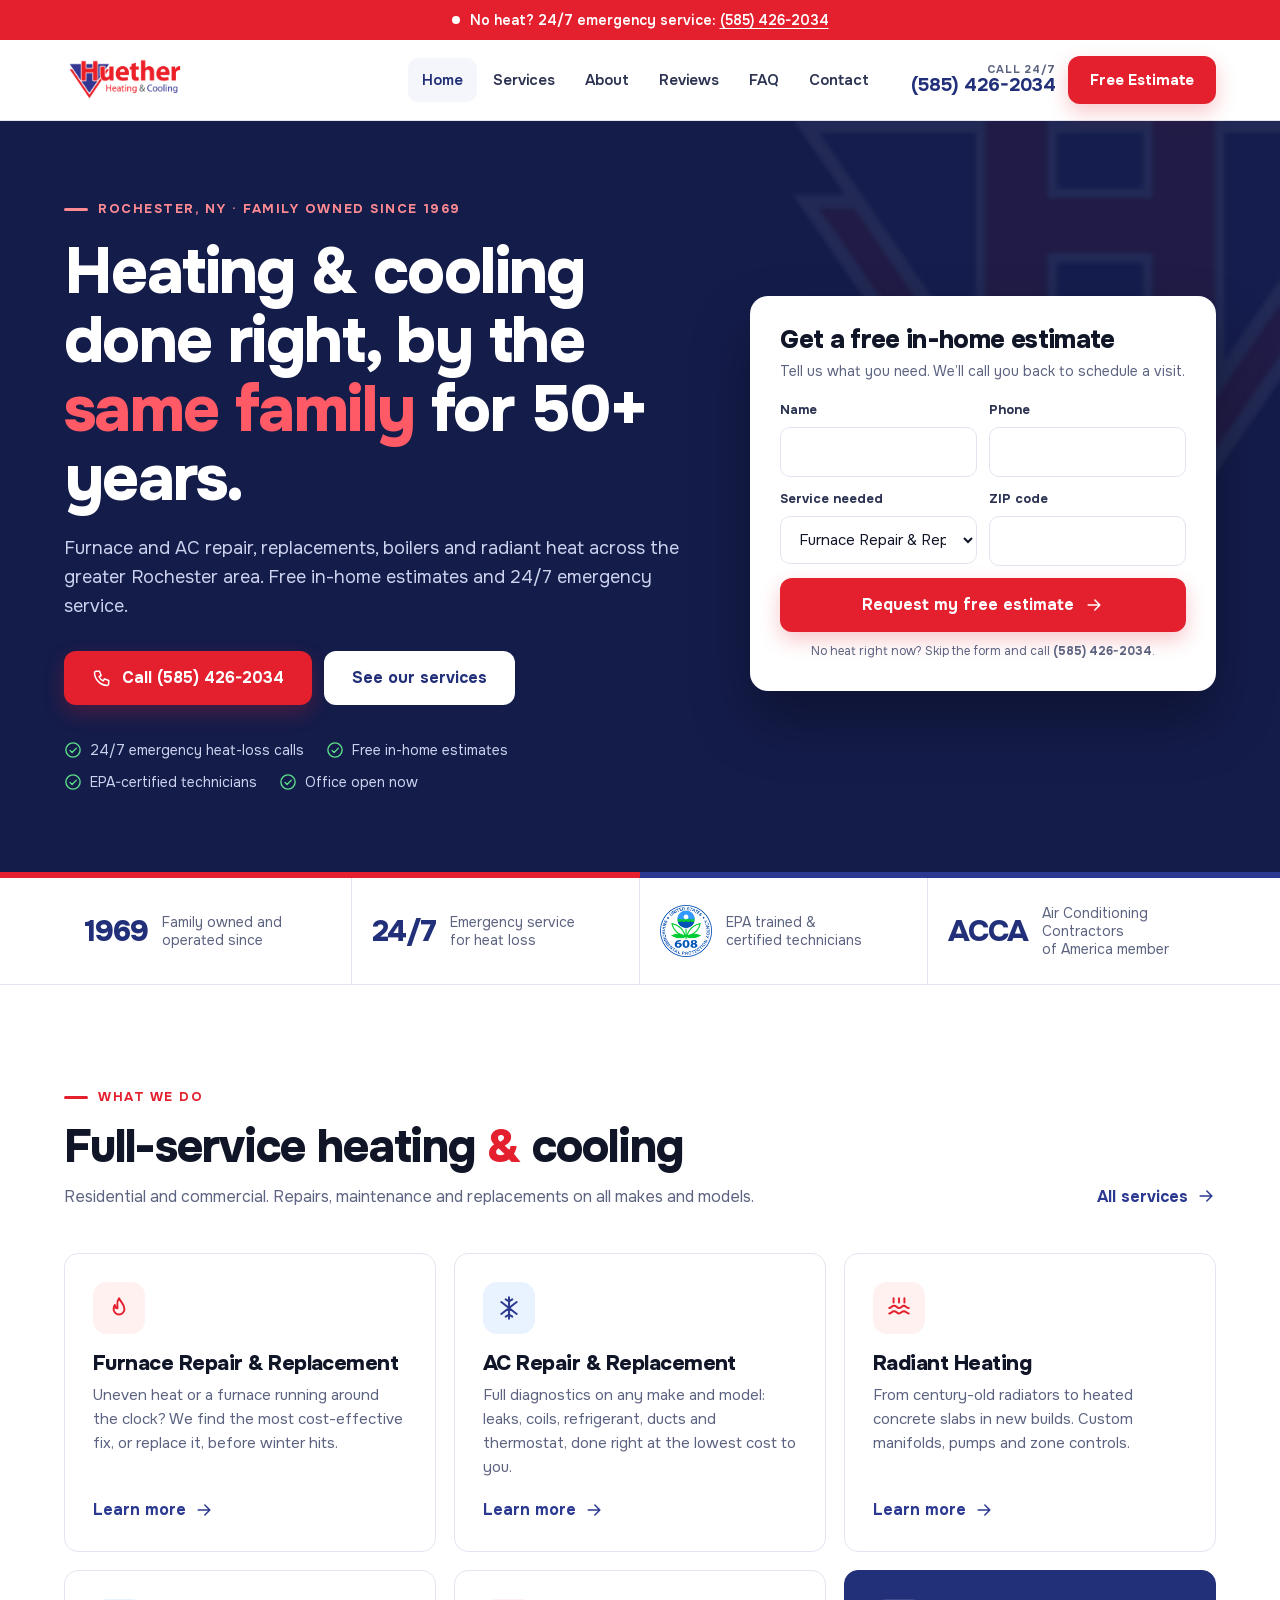
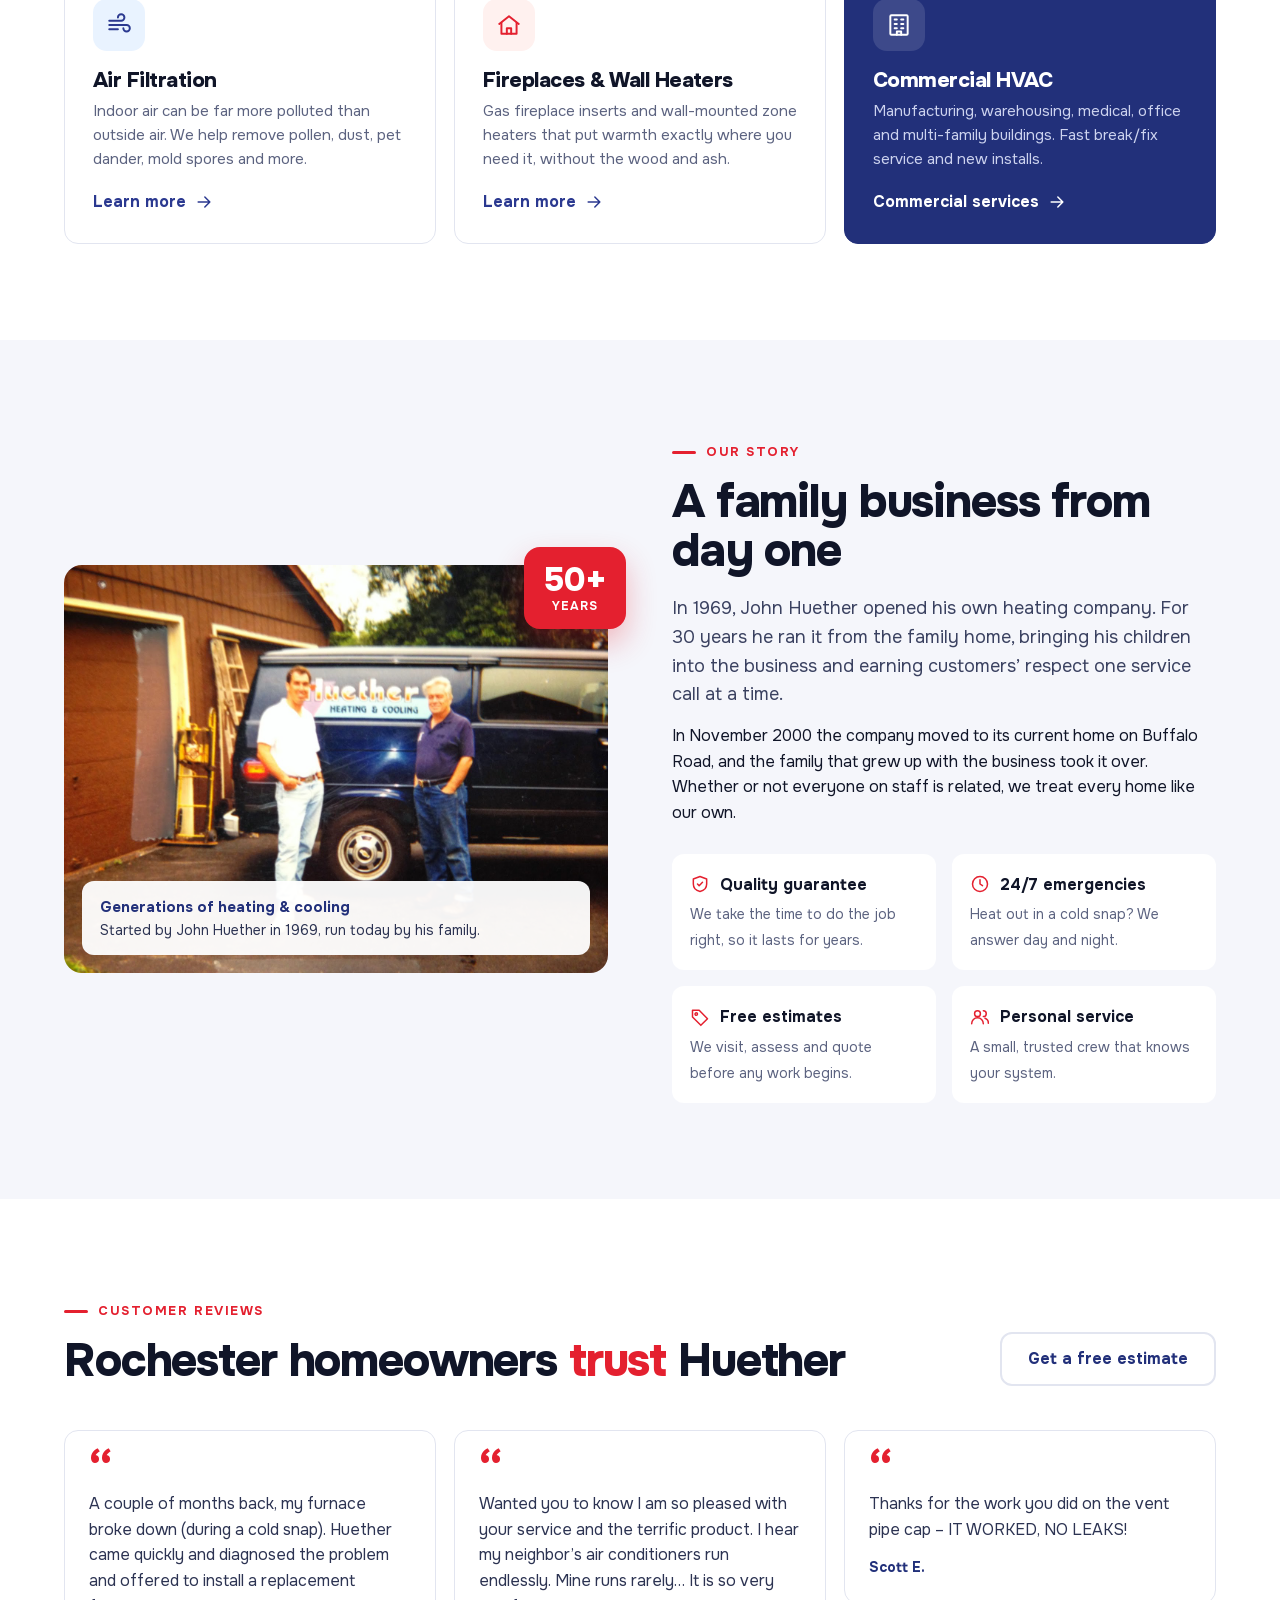
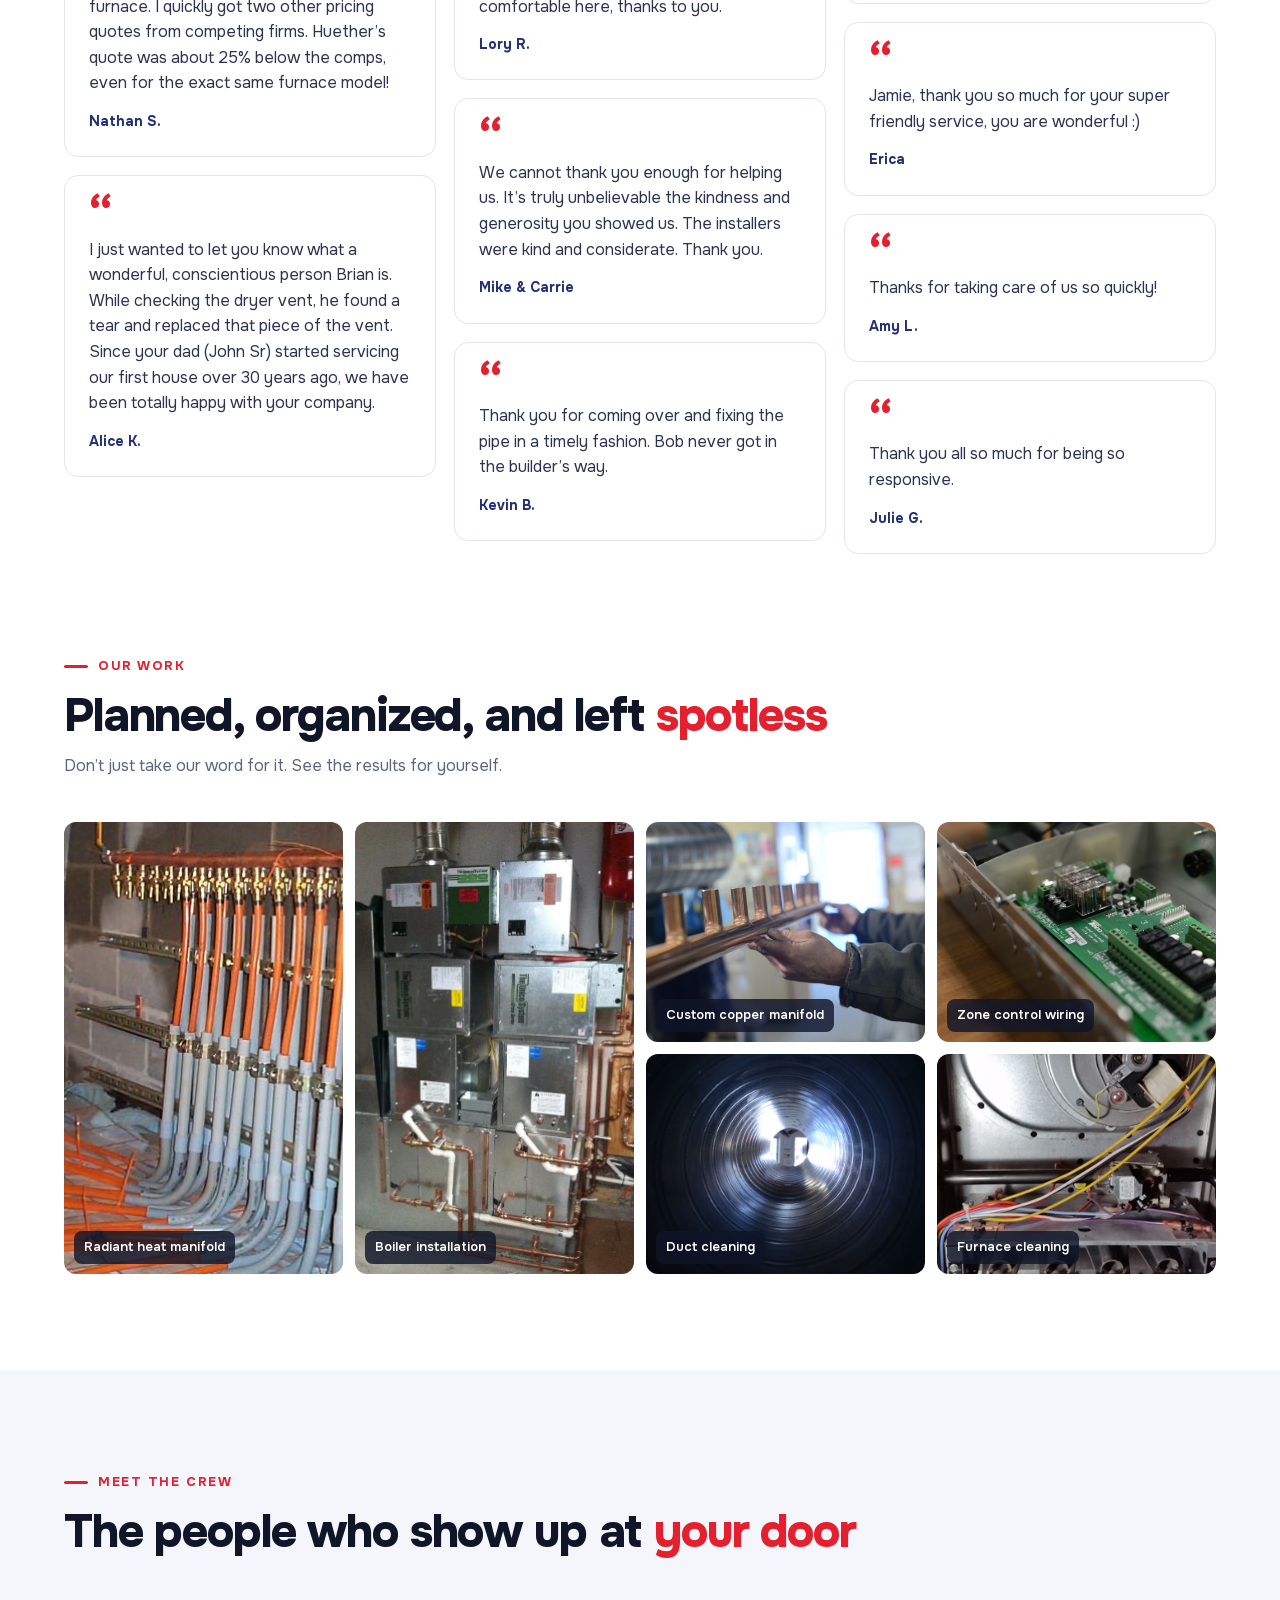
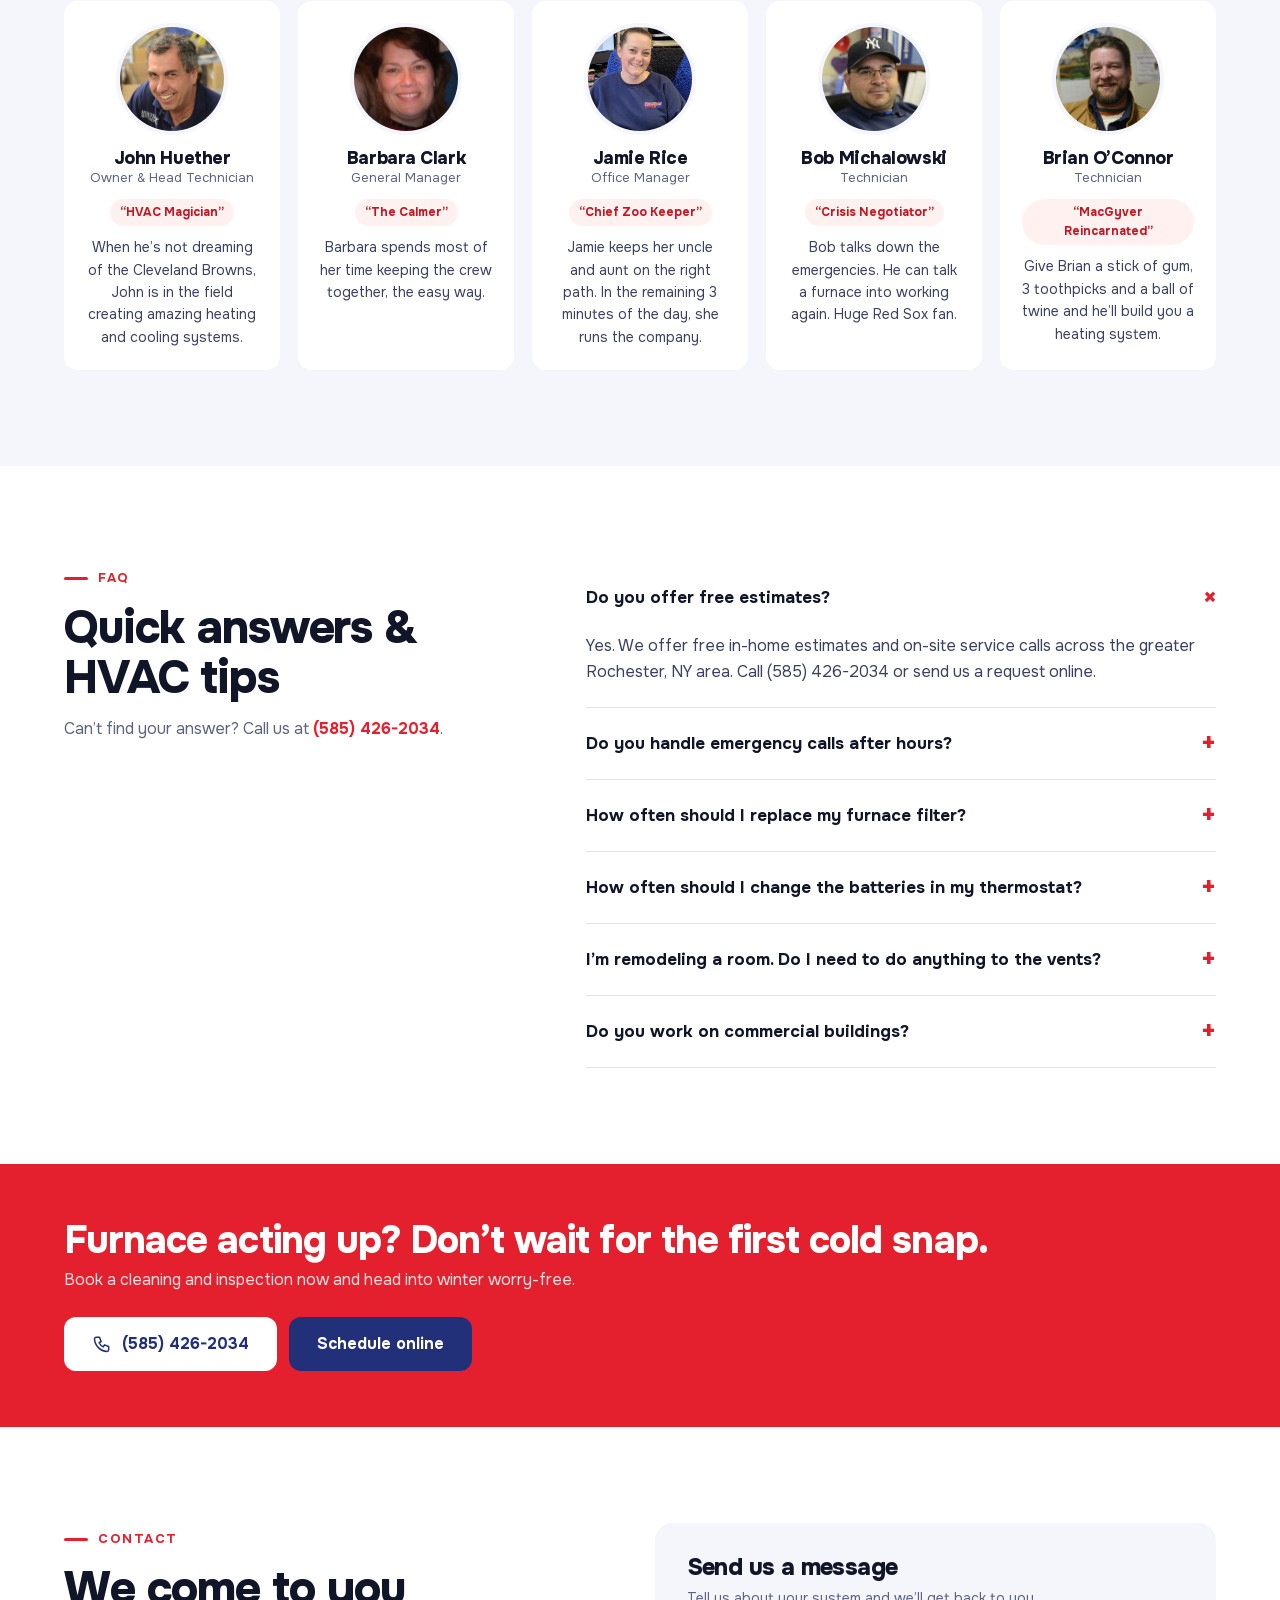
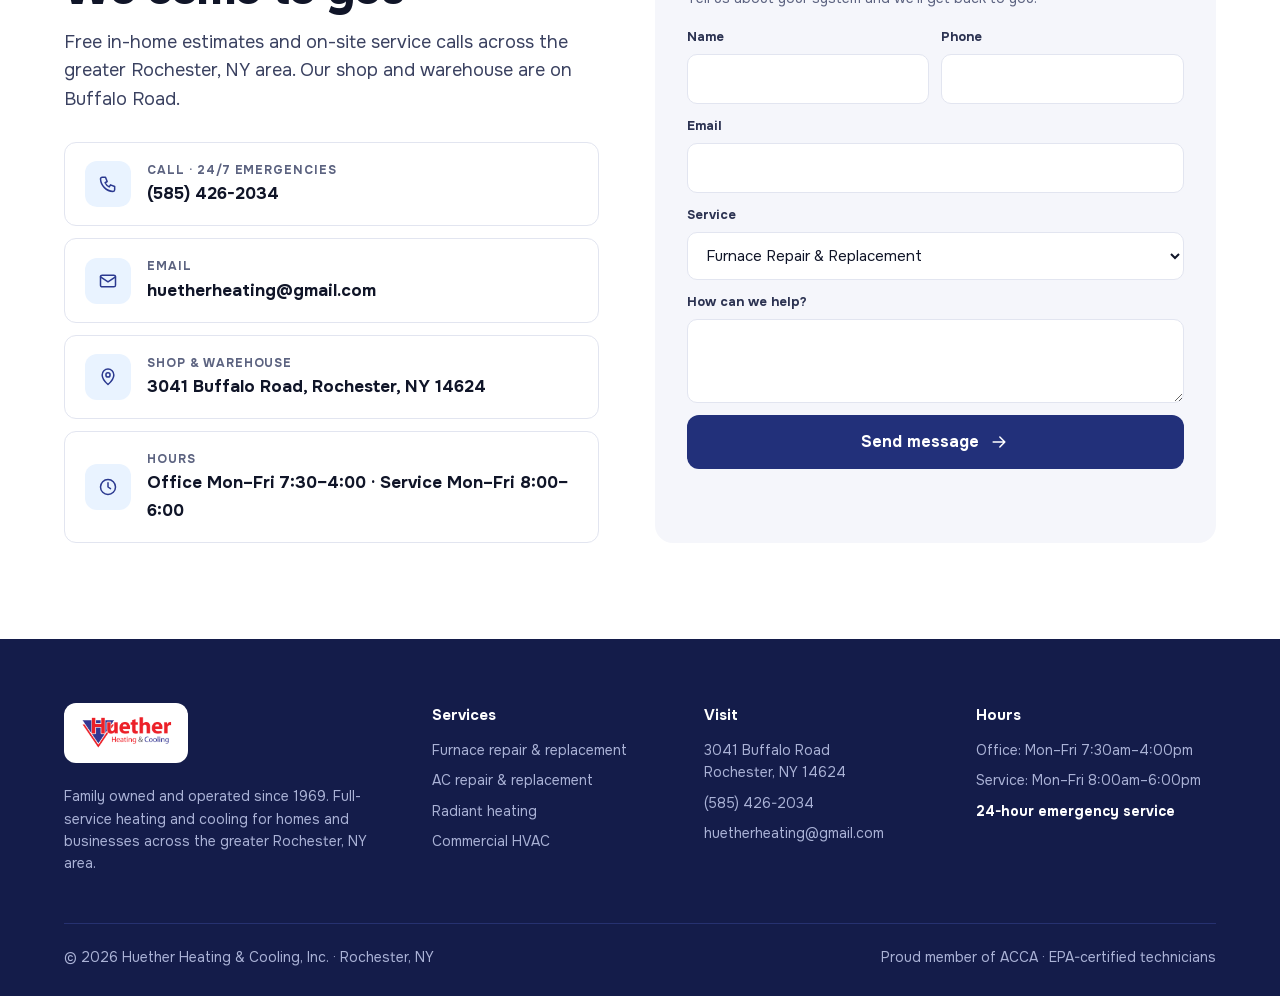
<file: index.html>
<!doctype html>
<html lang="en">
<head>
<meta charset="utf-8">
<meta name="viewport" content="width=device-width, initial-scale=1">
<title>Huether Heating &amp; Cooling | Rochester, NY HVAC since 1969</title>
<meta name="description" content="Family-owned heating and cooling company serving greater Rochester, NY since 1969. Furnace and AC repair and replacement, boilers, radiant heat, 24/7 emergency service and free in-home estimates.">
<meta name="theme-color" content="#141c4a">
<link rel="icon" href="img/icon.png">
<link rel="preload" href="fonts/onest-latin.woff2" as="font" type="font/woff2" crossorigin>
<link rel="stylesheet" href="style.css">
<meta property="og:type" content="website"><meta property="og:site_name" content="Huether Heating &amp; Cooling"><meta property="og:locale" content="en_US">
<meta property="og:title" content="Huether Heating &amp; Cooling | Rochester, NY HVAC since 1969"><meta property="og:description" content="Family-owned heating and cooling company serving greater Rochester, NY since 1969. Furnace and AC repair and replacement, boilers, radiant heat, 24/7 emergency service and free in-home estimates."><meta property="og:image" content="img/generations.jpg">
<script type="application/ld+json">{"@context": "https://schema.org", "@type": "HVACBusiness", "name": "Huether Heating & Cooling, Inc.", "foundingDate": "1969", "telephone": "+1-585-426-2034", "email": "huetherheating@gmail.com", "url": "https://huetherheatingandcooling.com/", "image": "img/generations.jpg", "address": {"@type": "PostalAddress", "streetAddress": "3041 Buffalo Road", "addressLocality": "Rochester", "addressRegion": "NY", "postalCode": "14624", "addressCountry": "US"}, "areaServed": {"@type": "City", "name": "Rochester, NY"}, "openingHoursSpecification": [{"@type": "OpeningHoursSpecification", "dayOfWeek": ["Monday", "Tuesday", "Wednesday", "Thursday", "Friday"], "opens": "07:30", "closes": "16:00"}], "memberOf": {"@type": "Organization", "name": "Air Conditioning Contractors of America (ACCA)"}}</script>
<script type="application/ld+json">{"@context": "https://schema.org", "@type": "FAQPage", "mainEntity": [{"@type": "Question", "name": "Do you offer free estimates?", "acceptedAnswer": {"@type": "Answer", "text": "Yes. We offer free in-home estimates and on-site service calls across the greater Rochester, NY area. Call (585) 426-2034 or send us a request online."}}, {"@type": "Question", "name": "Do you handle emergency calls after hours?", "acceptedAnswer": {"@type": "Answer", "text": "Yes. Our technicians are available 24/7 for emergency heat-loss calls, and we’re happy to work around your schedule after hours or on weekends."}}, {"@type": "Question", "name": "How often should I replace my furnace filter?", "acceptedAnswer": {"@type": "Answer", "text": "For filters 1″ thick or less, replace them once a month. Thicker filters can go as long as 90 days."}}, {"@type": "Question", "name": "How often should I change the batteries in my thermostat?", "acceptedAnswer": {"@type": "Answer", "text": "Most people forget they have to. Replace them once a year, at the same time as your smoke detector batteries."}}, {"@type": "Question", "name": "I’m remodeling a room. Do I need to do anything to the vents?", "acceptedAnswer": {"@type": "Answer", "text": "If you’re doing drywall work, mask off the vent and the cold-air return in that room. The dust will quickly clog your filter and stay in your ducts for years."}}, {"@type": "Question", "name": "Do you work on commercial buildings?", "acceptedAnswer": {"@type": "Answer", "text": "Yes. We service manufacturing, warehousing, medical, office and multi-family buildings, from break/fix calls to new installs."}}]}</script>
</head>
<body>
<svg width="0" height="0" style="position:absolute" aria-hidden="true"><symbol id="phone" viewBox="0 0 24 24" fill="none" stroke="currentColor" stroke-width="1.8" stroke-linecap="round" stroke-linejoin="round"><path d="M5 4h4l2 5-2.5 1.5a11 11 0 0 0 5 5L15 13l5 2v4a2 2 0 0 1-2 2A16 16 0 0 1 3 6a2 2 0 0 1 2-2"/></symbol><symbol id="pin" viewBox="0 0 24 24" fill="none" stroke="currentColor" stroke-width="1.8" stroke-linecap="round" stroke-linejoin="round"><path d="M12 21s-7-6.2-7-11.5a7 7 0 0 1 14 0C19 14.8 12 21 12 21z"/><circle cx="12" cy="9.5" r="2.5"/></symbol><symbol id="clock" viewBox="0 0 24 24" fill="none" stroke="currentColor" stroke-width="1.8" stroke-linecap="round" stroke-linejoin="round"><circle cx="12" cy="12" r="9"/><path d="M12 7v5l3 2"/></symbol><symbol id="mail" viewBox="0 0 24 24" fill="none" stroke="currentColor" stroke-width="1.8" stroke-linecap="round" stroke-linejoin="round"><rect x="3" y="5" width="18" height="14" rx="2"/><path d="m3 7 9 6 9-6"/></symbol><symbol id="arrow" viewBox="0 0 24 24" fill="none" stroke="currentColor" stroke-width="1.8" stroke-linecap="round" stroke-linejoin="round"><path d="M5 12h14M13 6l6 6-6 6"/></symbol><symbol id="check" viewBox="0 0 24 24" fill="none" stroke="currentColor" stroke-width="1.8" stroke-linecap="round" stroke-linejoin="round"><circle cx="12" cy="12" r="9.5"/><path d="m8 12.5 2.8 2.8L16.5 9.5"/></symbol><symbol id="flame" viewBox="0 0 24 24" fill="none" stroke="currentColor" stroke-width="1.8" stroke-linecap="round" stroke-linejoin="round"><path d="M12 3c1.5 3.5 5 5.2 5 10a5 5 0 0 1-10 0c0-2.4 1.2-3.8 1.2-3.8 0 1.9 1.2 3 2.4 3 0-3.8-1.1-6 1.4-9.2z"/></symbol><symbol id="snow" viewBox="0 0 24 24" fill="none" stroke="currentColor" stroke-width="1.8" stroke-linecap="round" stroke-linejoin="round"><path d="M12 2v20M4.9 6.5l14.2 11M19.1 6.5 4.9 17.5M9 4l3 2 3-2M9 20l3-2 3 2"/></symbol><symbol id="wind" viewBox="0 0 24 24" fill="none" stroke="currentColor" stroke-width="1.8" stroke-linecap="round" stroke-linejoin="round"><path d="M3 8h11a3 3 0 1 0-3-3M3 12h16a3 3 0 1 1-3 3M3 16h8"/></symbol><symbol id="wave" viewBox="0 0 24 24" fill="none" stroke="currentColor" stroke-width="1.8" stroke-linecap="round" stroke-linejoin="round"><path d="M3 17c2 0 2-2 4.5-2S10 17 12 17s2.5-2 4.5-2S19 17 21 17M3 12c2 0 2-2 4.5-2S10 12 12 12s2.5-2 4.5-2S19 12 21 12M7 3v4M12 3v4M17 3v4"/></symbol><symbol id="home" viewBox="0 0 24 24" fill="none" stroke="currentColor" stroke-width="1.8" stroke-linecap="round" stroke-linejoin="round"><path d="M3 11 12 4l9 7"/><path d="M5 10v10h14V10"/><path d="M10 20v-5h4v5"/></symbol><symbol id="build" viewBox="0 0 24 24" fill="none" stroke="currentColor" stroke-width="1.8" stroke-linecap="round" stroke-linejoin="round"><rect x="4" y="3" width="16" height="18" rx="1"/><path d="M8 7h2M14 7h2M8 11h2M14 11h2M8 15h2M14 15h2M10 21v-3h4v3"/></symbol><symbol id="shield" viewBox="0 0 24 24" fill="none" stroke="currentColor" stroke-width="1.8" stroke-linecap="round" stroke-linejoin="round"><path d="M12 3 4 6v6c0 5 3.5 8 8 9 4.5-1 8-4 8-9V6z"/><path d="m9 12 2 2 4-4"/></symbol><symbol id="tag" viewBox="0 0 24 24" fill="none" stroke="currentColor" stroke-width="1.8" stroke-linecap="round" stroke-linejoin="round"><path d="M3 12V4h8l10 10-8 8z"/><circle cx="7.5" cy="8.5" r="1.5"/></symbol><symbol id="users" viewBox="0 0 24 24" fill="none" stroke="currentColor" stroke-width="1.8" stroke-linecap="round" stroke-linejoin="round"><circle cx="9" cy="8" r="3.5"/><path d="M2 20a7 7 0 0 1 14 0M16 4.5a3.5 3.5 0 0 1 0 7M18 13.5a6 6 0 0 1 4 6"/></symbol></svg>
<div class="alert" data-cms-shared="emergency bar"><div class="wrap"><span class="dot"></span><span>No heat? 24/7 emergency service: <a href="tel:+15854262034">(585) 426-2034</a></span></div></div>
<header class="nav" data-cms-shared="header"><div class="wrap">
  <a class="logo" href="index.html" aria-label="Huether Heating &amp; Cooling – home"><img src="img/logo.png" alt="Huether Heating &amp; Cooling" width="600" height="249"></a>
  <ul class="menu"><li><a href="index.html" class="on">Home</a></li><li><a href="services.html">Services</a></li><li><a href="index.html#about">About</a></li><li><a href="index.html#reviews">Reviews</a></li><li><a href="index.html#faq">FAQ</a></li><li><a href="index.html#contact">Contact</a></li></ul>
  <div class="cta">
    <a class="phone" href="tel:+15854262034"><small>Call 24/7</small><b>(585) 426-2034</b></a>
    <a class="btn btn-red" href="index.html#estimate">Free Estimate</a>
    <button class="burger" aria-label="Menu" aria-expanded="false"><svg class="i" viewBox="0 0 24 24" fill="none" stroke="currentColor" stroke-width="2" stroke-linecap="round"><path d="M4 7h16M4 12h16M4 17h16"/></svg></button>
  </div>
</div></header>

<section class="hero">
  <div class="wrap">
    <div>
      <span class="eyebrow">Rochester, NY · Family owned since 1969</span>
      <h1>Heating &amp; cooling done right, by the <em>same family</em> for 50+ years.</h1>
      <p class="lead">Furnace and AC repair, replacements, boilers and radiant heat across the greater Rochester area. Free in-home estimates and 24/7 emergency service.</p>
      <div class="acts">
        <a class="btn btn-red" href="tel:+15854262034"><svg class="i"><use href="#phone"/></svg>Call (585) 426-2034</a>
        <a class="btn btn-white" href="services.html">See our services</a>
      </div>
      <div class="trust">
        <span><svg class="i"><use href="#check"/></svg>24/7 emergency heat-loss calls</span>
        <span><svg class="i"><use href="#check"/></svg>Free in-home estimates</span>
        <span><svg class="i"><use href="#check"/></svg>EPA-certified technicians</span>
        <span><svg class="i"><use href="#check"/></svg><span data-open>Office: Mon–Fri 7:30–4:00</span></span>
      </div>
    </div>
    <form class="est lead-form" id="estimate" data-mail="huetherheating@gmail.com" novalidate>
  <h2>Get a free in-home estimate</h2>
  <p class="s">Tell us what you need. We’ll call you back to schedule a visit.</p>
  <div class="fr"><div class="fi"><label for="e-name">Name</label><input id="e-name" name="name" required autocomplete="name"></div>
  <div class="fi"><label for="e-phone">Phone</label><input id="e-phone" name="phone" type="tel" required autocomplete="tel"></div></div>
  <div class="fr"><div class="fi"><label for="e-svc">Service needed</label><select id="e-svc" name="service"><option>Furnace Repair &amp; Replacement</option><option>AC Repair &amp; Replacement</option><option>Radiant Heating</option><option>Air Filtration</option><option>Fireplaces &amp; Wall Heaters</option><option>Boiler / water heater</option><option>Ductless system</option><option>Commercial service</option><option>Emergency – no heat / no cooling</option><option>Something else</option></select></div>
  <div class="fi"><label for="e-zip">ZIP code</label><input id="e-zip" name="zip" inputmode="numeric" autocomplete="postal-code" maxlength="10"></div></div>
  <button class="btn btn-red" type="submit">Request my free estimate <svg class="i"><use href="#arrow"/></svg></button>
  <p class="fine">No heat right now? Skip the form and call <a href="tel:+15854262034"><b>(585) 426-2034</b></a>.</p>
  <div class="ok" role="status">Your email app is open with your request ready to send. Thank you!</div>
</form>
  </div>
</section>

<div class="proof"><div class="wrap">
  <div class="pf"><b>1969</b><span>Family owned and<br>operated since</span></div>
  <div class="pf"><b>24/7</b><span>Emergency service<br>for heat loss</span></div>
  <div class="pf"><img src="img/epa.png" alt="EPA certified" width="52" height="52" loading="lazy"><span>EPA trained &amp;<br>certified technicians</span></div>
  <div class="pf"><b>ACCA</b><span>Air Conditioning Contractors<br>of America member</span></div>
</div></div>

<section id="services">
  <div class="wrap">
    <div class="sh rv"><div><span class="eyebrow">What we do</span><h2>Full-service heating <em>&amp;</em> cooling</h2><p class="mute">Residential and commercial. Repairs, maintenance and replacements on all makes and models.</p></div><a class="more" href="services.html">All services <svg class="i"><use href="#arrow"/></svg></a></div>
    <div class="svcs">
      <a class="svc rv" href="services.html#furnace"><span class="ic h"><svg class="i"><use href="#flame"/></svg></span><h3>Furnace Repair &amp; Replacement</h3><p>Uneven heat or a furnace running around the clock? We find the most cost-effective fix, or replace it, before winter hits.</p><span class="more">Learn more <svg class="i"><use href="#arrow"/></svg></span></a><a class="svc rv" href="services.html#ac"><span class="ic c"><svg class="i"><use href="#snow"/></svg></span><h3>AC Repair &amp; Replacement</h3><p>Full diagnostics on any make and model: leaks, coils, refrigerant, ducts and thermostat, done right at the lowest cost to you.</p><span class="more">Learn more <svg class="i"><use href="#arrow"/></svg></span></a><a class="svc rv" href="services.html#radiant"><span class="ic h"><svg class="i"><use href="#wave"/></svg></span><h3>Radiant Heating</h3><p>From century-old radiators to heated concrete slabs in new builds. Custom manifolds, pumps and zone controls.</p><span class="more">Learn more <svg class="i"><use href="#arrow"/></svg></span></a><a class="svc rv" href="services.html#filtration"><span class="ic c"><svg class="i"><use href="#wind"/></svg></span><h3>Air Filtration</h3><p>Indoor air can be far more polluted than outside air. We help remove pollen, dust, pet dander, mold spores and more.</p><span class="more">Learn more <svg class="i"><use href="#arrow"/></svg></span></a><a class="svc rv" href="services.html#fireplaces"><span class="ic h"><svg class="i"><use href="#home"/></svg></span><h3>Fireplaces &amp; Wall Heaters</h3><p>Gas fireplace inserts and wall-mounted zone heaters that put warmth exactly where you need it, without the wood and ash.</p><span class="more">Learn more <svg class="i"><use href="#arrow"/></svg></span></a>
      <a class="svc feature rv" href="services.html#commercial"><span class="ic"><svg class="i"><use href="#build"/></svg></span><h3>Commercial HVAC</h3><p>Manufacturing, warehousing, medical, office and multi-family buildings. Fast break/fix service and new installs.</p><span class="more">Commercial services <svg class="i"><use href="#arrow"/></svg></span></a>
    </div>
  </div>
</section>

<section class="why" id="about">
  <div class="wrap">
    <figure class="ph rv">
      <img src="img/generations.jpg" alt="John Huether and family with the Huether service van" loading="lazy" width="1472" height="1104">
      <div class="badge"><b>50+</b><span>years</span></div>
      <figcaption><b>Generations of heating &amp; cooling</b>Started by John Huether in 1969, run today by his family.</figcaption>
    </figure>
    <div class="rv">
      <span class="eyebrow">Our story</span>
      <h2>A family business from day one</h2>
      <p class="lead">In 1969, John Huether opened his own heating company. For 30 years he ran it from the family home, bringing his children into the business and earning customers’ respect one service call at a time.</p>
      <p>In November 2000 the company moved to its current home on Buffalo Road, and the family that grew up with the business took it over. Whether or not everyone on staff is related, we treat every home like our own.</p>
      <div class="points">
        <div class="point"><b><svg class="i"><use href="#shield"/></svg>Quality guarantee</b><span>We take the time to do the job right, so it lasts for years.</span></div>
        <div class="point"><b><svg class="i"><use href="#clock"/></svg>24/7 emergencies</b><span>Heat out in a cold snap? We answer day and night.</span></div>
        <div class="point"><b><svg class="i"><use href="#tag"/></svg>Free estimates</b><span>We visit, assess and quote before any work begins.</span></div>
        <div class="point"><b><svg class="i"><use href="#users"/></svg>Personal service</b><span>A small, trusted crew that knows your system.</span></div>
      </div>
    </div>
  </div>
</section>

<section id="reviews">
  <div class="wrap">
    <div class="sh rv"><div><span class="eyebrow">Customer reviews</span><h2>Rochester homeowners <em>trust</em> Huether</h2></div><a class="btn btn-line" href="#estimate">Get a free estimate</a></div>
    <div class="revs">
      <figure class="rev rv"><span class="q">“</span><p>A couple of months back, my furnace broke down (during a cold snap). Huether came quickly and diagnosed the problem and offered to install a replacement furnace. I quickly got two other pricing quotes from competing firms. Huether’s quote was about 25% below the comps, even for the exact same furnace model!</p><cite>Nathan S.</cite></figure><figure class="rev rv"><span class="q">“</span><p>I just wanted to let you know what a wonderful, conscientious person Brian is. While checking the dryer vent, he found a tear and replaced that piece of the vent. Since your dad (John Sr) started servicing our first house over 30 years ago, we have been totally happy with your company.</p><cite>Alice K.</cite></figure><figure class="rev rv"><span class="q">“</span><p>Wanted you to know I am so pleased with your service and the terrific product. I hear my neighbor’s air conditioners run endlessly. Mine runs rarely… It is so very comfortable here, thanks to you.</p><cite>Lory R.</cite></figure><figure class="rev rv"><span class="q">“</span><p>We cannot thank you enough for helping us. It’s truly unbelievable the kindness and generosity you showed us. The installers were kind and considerate. Thank you.</p><cite>Mike &amp; Carrie</cite></figure><figure class="rev rv"><span class="q">“</span><p>Thank you for coming over and fixing the pipe in a timely fashion. Bob never got in the builder’s way.</p><cite>Kevin B.</cite></figure><figure class="rev rv"><span class="q">“</span><p>Thanks for the work you did on the vent pipe cap – IT WORKED, NO LEAKS!</p><cite>Scott E.</cite></figure><figure class="rev rv"><span class="q">“</span><p>Jamie, thank you so much for your super friendly service, you are wonderful :)</p><cite>Erica</cite></figure><figure class="rev rv"><span class="q">“</span><p>Thanks for taking care of us so quickly!</p><cite>Amy L.</cite></figure><figure class="rev rv"><span class="q">“</span><p>Thank you all so much for being so responsive.</p><cite>Julie G.</cite></figure>
    </div>
  </div>
</section>

<section id="work" style="padding-top:0">
  <div class="wrap">
    <div class="sh rv"><div><span class="eyebrow">Our work</span><h2>Planned, organized, and left <em>spotless</em></h2><p class="mute">Don’t just take our word for it. See the results for yourself.</p></div></div>
    <div class="work">
      <figure class="t rv"><img src="img/work/radiant-manifold.jpg" alt="Radiant heat manifold" loading="lazy"><figcaption>Radiant heat manifold</figcaption></figure><figure class="t rv"><img src="img/work/boiler-install.jpg" alt="Boiler installation" loading="lazy"><figcaption>Boiler installation</figcaption></figure><figure class=" rv"><img src="img/work/copper-manifold.jpg" alt="Custom copper manifold" loading="lazy"><figcaption>Custom copper manifold</figcaption></figure><figure class=" rv"><img src="img/work/zone-controls.jpg" alt="Zone control wiring" loading="lazy"><figcaption>Zone control wiring</figcaption></figure><figure class=" rv"><img src="img/work/duct-cleaning.jpg" alt="Duct cleaning" loading="lazy"><figcaption>Duct cleaning</figcaption></figure><figure class=" rv"><img src="img/work/furnace-cleaning.jpg" alt="Furnace cleaning" loading="lazy"><figcaption>Furnace cleaning</figcaption></figure>
    </div>
  </div>
</section>

<section class="team-sec" id="team">
  <div class="wrap">
    <div class="sh rv"><div><span class="eyebrow">Meet the crew</span><h2>The people who show up at <em>your door</em></h2></div></div>
    <div class="team">
      <div class="tm rv"><img src="img/team/john.jpg" alt="John Huether" loading="lazy" width="450" height="450"><h3>John Huether</h3><div class="role">Owner &amp; Head Technician</div><span class="nick">“HVAC Magician”</span><p>When he’s not dreaming of the Cleveland Browns, John is in the field creating amazing heating and cooling systems.</p></div><div class="tm rv"><img src="img/team/barbara.jpg" alt="Barbara Clark" loading="lazy" width="450" height="450"><h3>Barbara Clark</h3><div class="role">General Manager</div><span class="nick">“The Calmer”</span><p>Barbara spends most of her time keeping the crew together, the easy way.</p></div><div class="tm rv"><img src="img/team/jamie.jpg" alt="Jamie Rice" loading="lazy" width="450" height="450"><h3>Jamie Rice</h3><div class="role">Office Manager</div><span class="nick">“Chief Zoo Keeper”</span><p>Jamie keeps her uncle and aunt on the right path. In the remaining 3 minutes of the day, she runs the company.</p></div><div class="tm rv"><img src="img/team/bob.jpg" alt="Bob Michalowski" loading="lazy" width="450" height="450"><h3>Bob Michalowski</h3><div class="role">Technician</div><span class="nick">“Crisis Negotiator”</span><p>Bob talks down the emergencies. He can talk a furnace into working again. Huge Red Sox fan.</p></div><div class="tm rv"><img src="img/team/brian.jpg" alt="Brian O’Connor" loading="lazy" width="450" height="450"><h3>Brian O’Connor</h3><div class="role">Technician</div><span class="nick">“MacGyver Reincarnated”</span><p>Give Brian a stick of gum, 3 toothpicks and a ball of twine and he’ll build you a heating system.</p></div>
    </div>
  </div>
</section>

<section class="faq" id="faq">
  <div class="wrap">
    <div class="rv"><span class="eyebrow">FAQ</span><h2 style="margin-top:14px">Quick answers &amp; HVAC tips</h2><p class="mute" style="margin-top:14px">Can’t find your answer? Call us at <a href="tel:+15854262034" style="color:var(--red);font-weight:700">(585) 426-2034</a>.</p></div>
    <div class="rv"><details open><summary>Do you offer free estimates?</summary><p>Yes. We offer free in-home estimates and on-site service calls across the greater Rochester, NY area. Call (585) 426-2034 or send us a request online.</p></details><details><summary>Do you handle emergency calls after hours?</summary><p>Yes. Our technicians are available 24/7 for emergency heat-loss calls, and we’re happy to work around your schedule after hours or on weekends.</p></details><details><summary>How often should I replace my furnace filter?</summary><p>For filters 1″ thick or less, replace them once a month. Thicker filters can go as long as 90 days.</p></details><details><summary>How often should I change the batteries in my thermostat?</summary><p>Most people forget they have to. Replace them once a year, at the same time as your smoke detector batteries.</p></details><details><summary>I’m remodeling a room. Do I need to do anything to the vents?</summary><p>If you’re doing drywall work, mask off the vent and the cold-air return in that room. The dust will quickly clog your filter and stay in your ducts for years.</p></details><details><summary>Do you work on commercial buildings?</summary><p>Yes. We service manufacturing, warehousing, medical, office and multi-family buildings, from break/fix calls to new installs.</p></details></div>
  </div>
</section>

<div class="band"><div class="wrap">
  <div><h2>Furnace acting up? Don’t wait for the first cold snap.</h2><p>Book a cleaning and inspection now and head into winter worry-free.</p></div>
  <div class="acts"><a class="btn btn-white" href="tel:+15854262034"><svg class="i"><use href="#phone"/></svg>(585) 426-2034</a><a class="btn btn-navy" href="#estimate">Schedule online</a></div>
</div></div>

<section class="contact" id="contact">
  <div class="wrap">
    <div class="rv">
      <span class="eyebrow">Contact</span>
      <h2 style="margin-top:14px">We come to you</h2>
      <p class="lead" style="margin-top:14px">Free in-home estimates and on-site service calls across the greater Rochester, NY area. Our shop and warehouse are on Buffalo Road.</p>
      <div class="cards">
        <a href="tel:+15854262034"><span class="ic"><svg class="i"><use href="#phone"/></svg></span><span><small>Call · 24/7 emergencies</small><b>(585) 426-2034</b></span></a>
        <a href="mailto:huetherheating@gmail.com"><span class="ic"><svg class="i"><use href="#mail"/></svg></span><span><small>Email</small><b>huetherheating@gmail.com</b></span></a>
        <a href="https://www.google.com/maps/search/?api=1&query=Huether+Heating+%26+Cooling+3041+Buffalo+Road+Rochester+NY+14624" target="_blank" rel="noopener"><span class="ic"><svg class="i"><use href="#pin"/></svg></span><span><small>Shop &amp; warehouse</small><b>3041 Buffalo Road, Rochester, NY 14624</b></span></a>
        <div><span class="ic"><svg class="i"><use href="#clock"/></svg></span><span><small>Hours</small><b>Office Mon–Fri 7:30–4:00 · Service Mon–Fri 8:00–6:00</b></span></div>
      </div>
    </div>
    <form class="cform lead-form rv" data-mail="huetherheating@gmail.com" novalidate>
  <h3>Send us a message</h3>
  <p class="s">Tell us about your system and we’ll get back to you.</p>
  <div class="fr"><div class="fi"><label for="c-name">Name</label><input id="c-name" name="name" required autocomplete="name"></div>
  <div class="fi"><label for="c-phone">Phone</label><input id="c-phone" name="phone" type="tel" required autocomplete="tel"></div></div>
  <div class="fi"><label for="c-email">Email</label><input id="c-email" name="email" type="email" autocomplete="email"></div>
  <div class="fi"><label for="c-svc">Service</label><select id="c-svc" name="service"><option>Furnace Repair &amp; Replacement</option><option>AC Repair &amp; Replacement</option><option>Radiant Heating</option><option>Air Filtration</option><option>Fireplaces &amp; Wall Heaters</option><option>Boiler / water heater</option><option>Ductless system</option><option>Commercial service</option><option>Emergency – no heat / no cooling</option><option>Something else</option></select></div>
  <div class="fi"><label for="c-msg">How can we help?</label><textarea id="c-msg" name="message" required></textarea></div>
  <button class="btn btn-navy" type="submit">Send message <svg class="i"><use href="#arrow"/></svg></button>
  <div class="ok" role="status">Your email app is open with your message ready to send. Thank you!</div>
</form>
  </div>
</section>
<footer data-cms-shared="footer"><div class="wrap">
  <div>
    <span class="flogo"><img src="img/logo.png" alt="Huether Heating &amp; Cooling" width="600" height="249"></span>
    <p>Family owned and operated since 1969. Full-service heating and cooling for homes and businesses across the greater Rochester, NY area.</p>
  </div>
  <div><h4>Services</h4><ul>
    <li><a href="services.html#furnace">Furnace repair &amp; replacement</a></li>
    <li><a href="services.html#ac">AC repair &amp; replacement</a></li>
    <li><a href="services.html#radiant">Radiant heating</a></li>
    <li><a href="services.html#commercial">Commercial HVAC</a></li>
  </ul></div>
  <div><h4>Visit</h4><ul>
    <li><a href="https://www.google.com/maps/search/?api=1&query=Huether+Heating+%26+Cooling+3041+Buffalo+Road+Rochester+NY+14624" target="_blank" rel="noopener">3041 Buffalo Road<br>Rochester, NY 14624</a></li>
    <li><a href="tel:+15854262034">(585) 426-2034</a></li>
    <li><a href="mailto:huetherheating@gmail.com">huetherheating@gmail.com</a></li>
  </ul></div>
  <div><h4>Hours</h4><ul>
    <li>Office: Mon–Fri 7:30am–4:00pm</li>
    <li>Service: Mon–Fri 8:00am–6:00pm</li>
    <li><b style="color:#fff">24-hour emergency service</b></li>
  </ul></div>
  <div class="bot"><span>© 2026 Huether Heating &amp; Cooling, Inc. · Rochester, NY</span><span>Proud member of ACCA · EPA-certified technicians</span></div>
</div></footer>
<div class="fab" data-cms-shared="mobile buttons"><a class="btn btn-red" href="tel:+15854262034"><svg class="i"><use href="#phone"/></svg>Call now</a><a class="btn btn-navy" href="index.html#estimate">Free estimate</a></div>
<script src="app.js"></script>
</body>
</html>
</file>
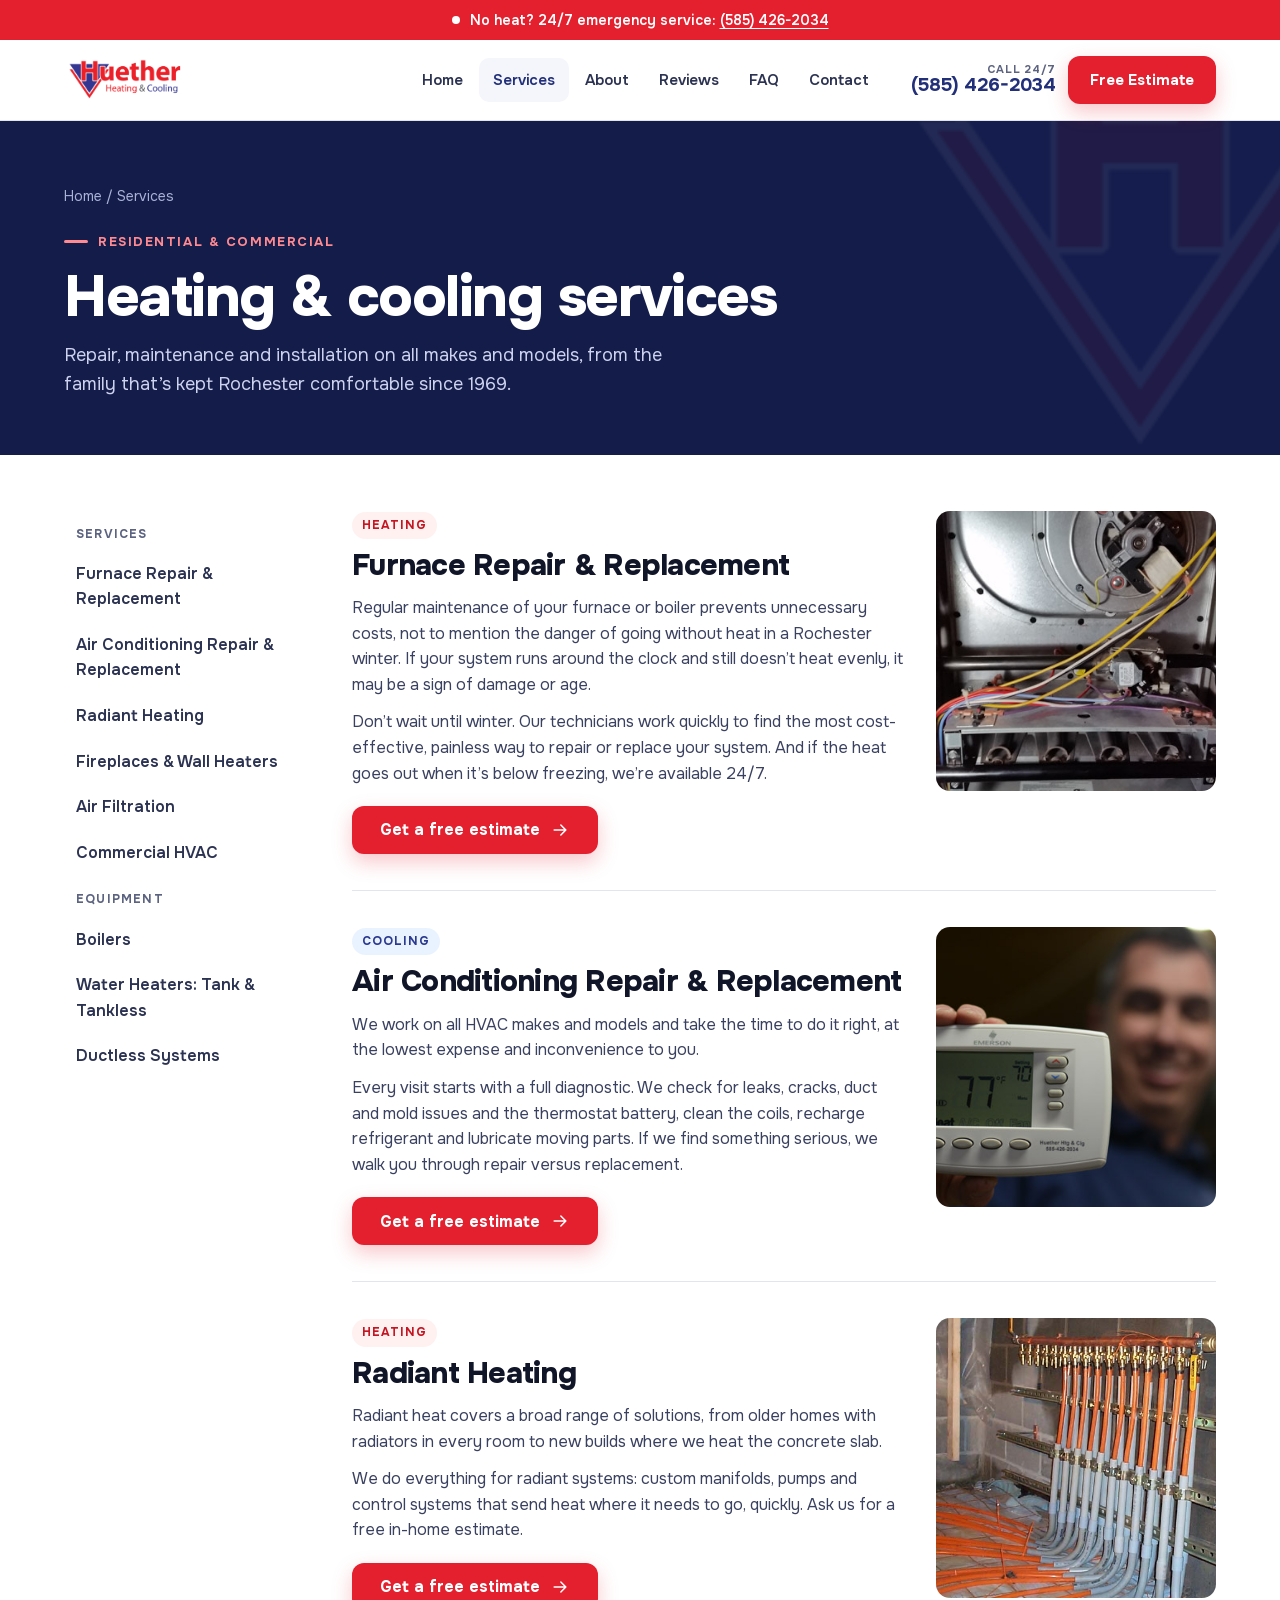
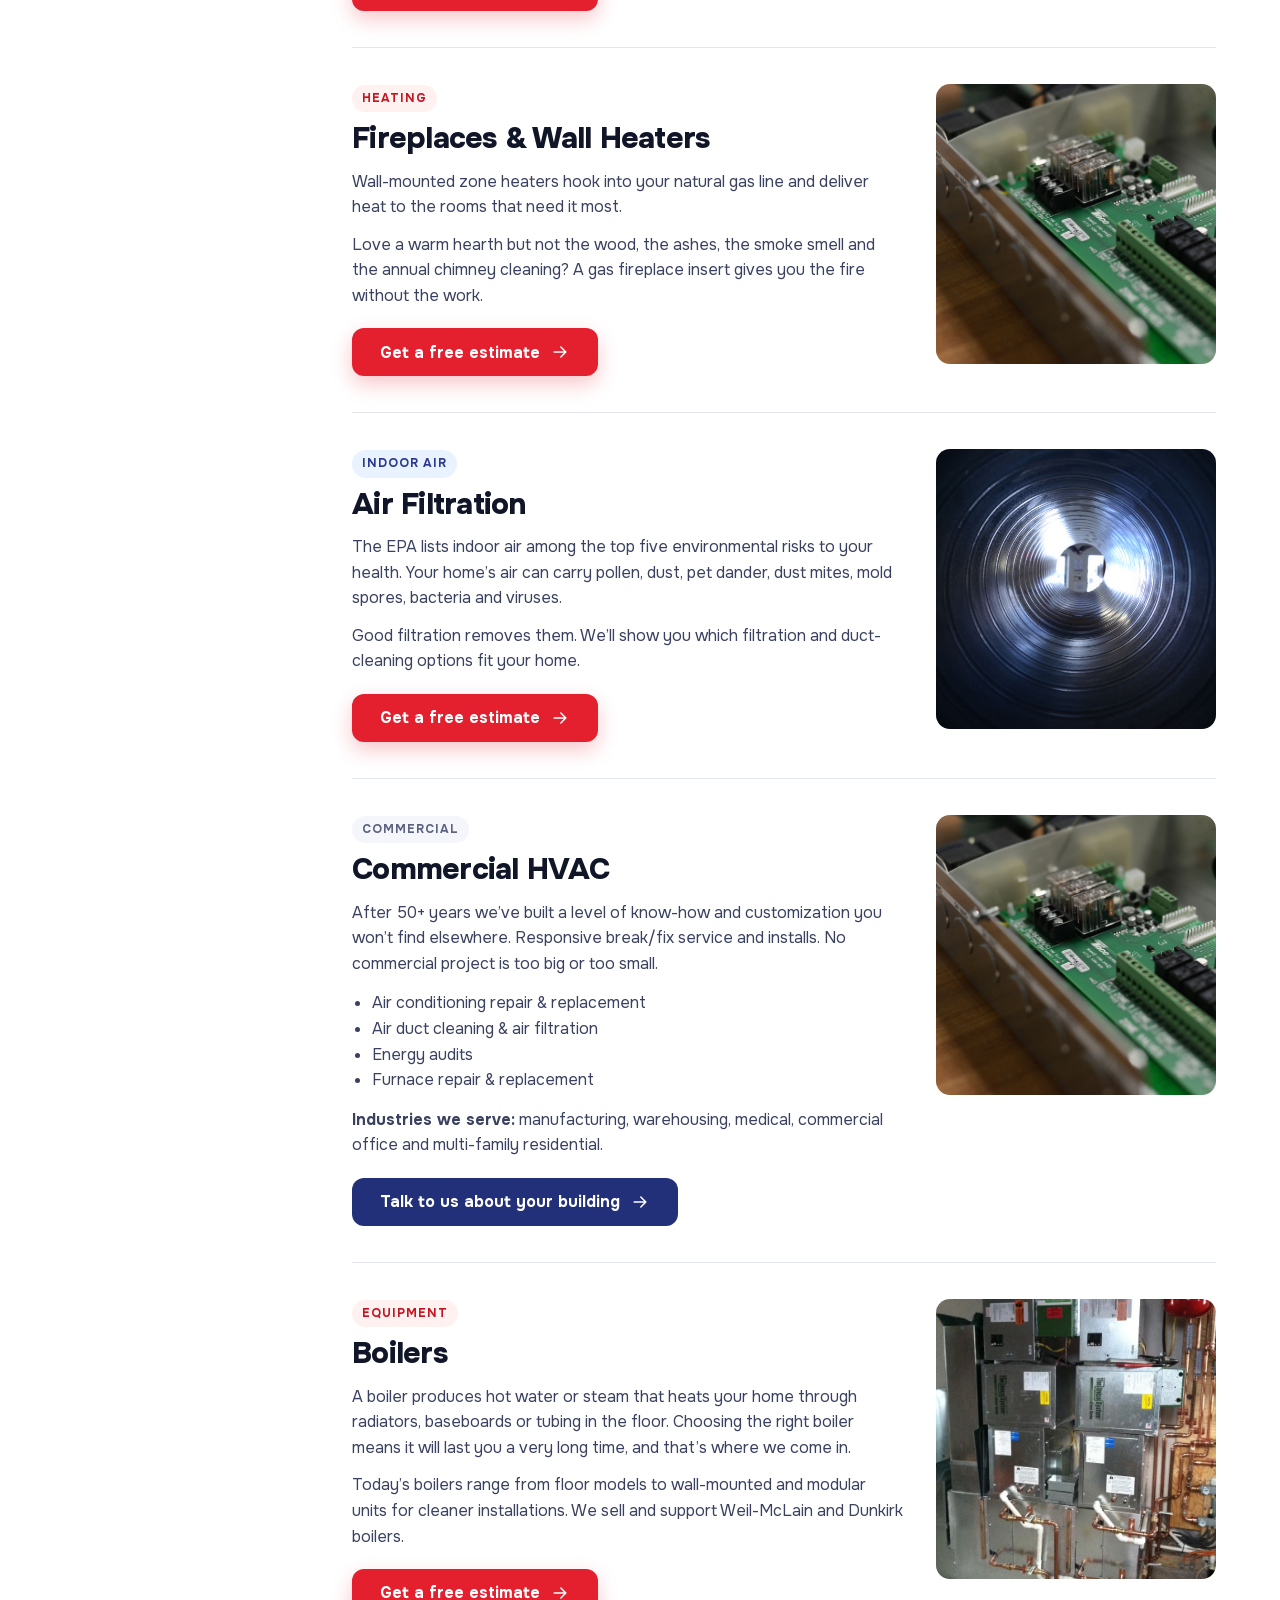
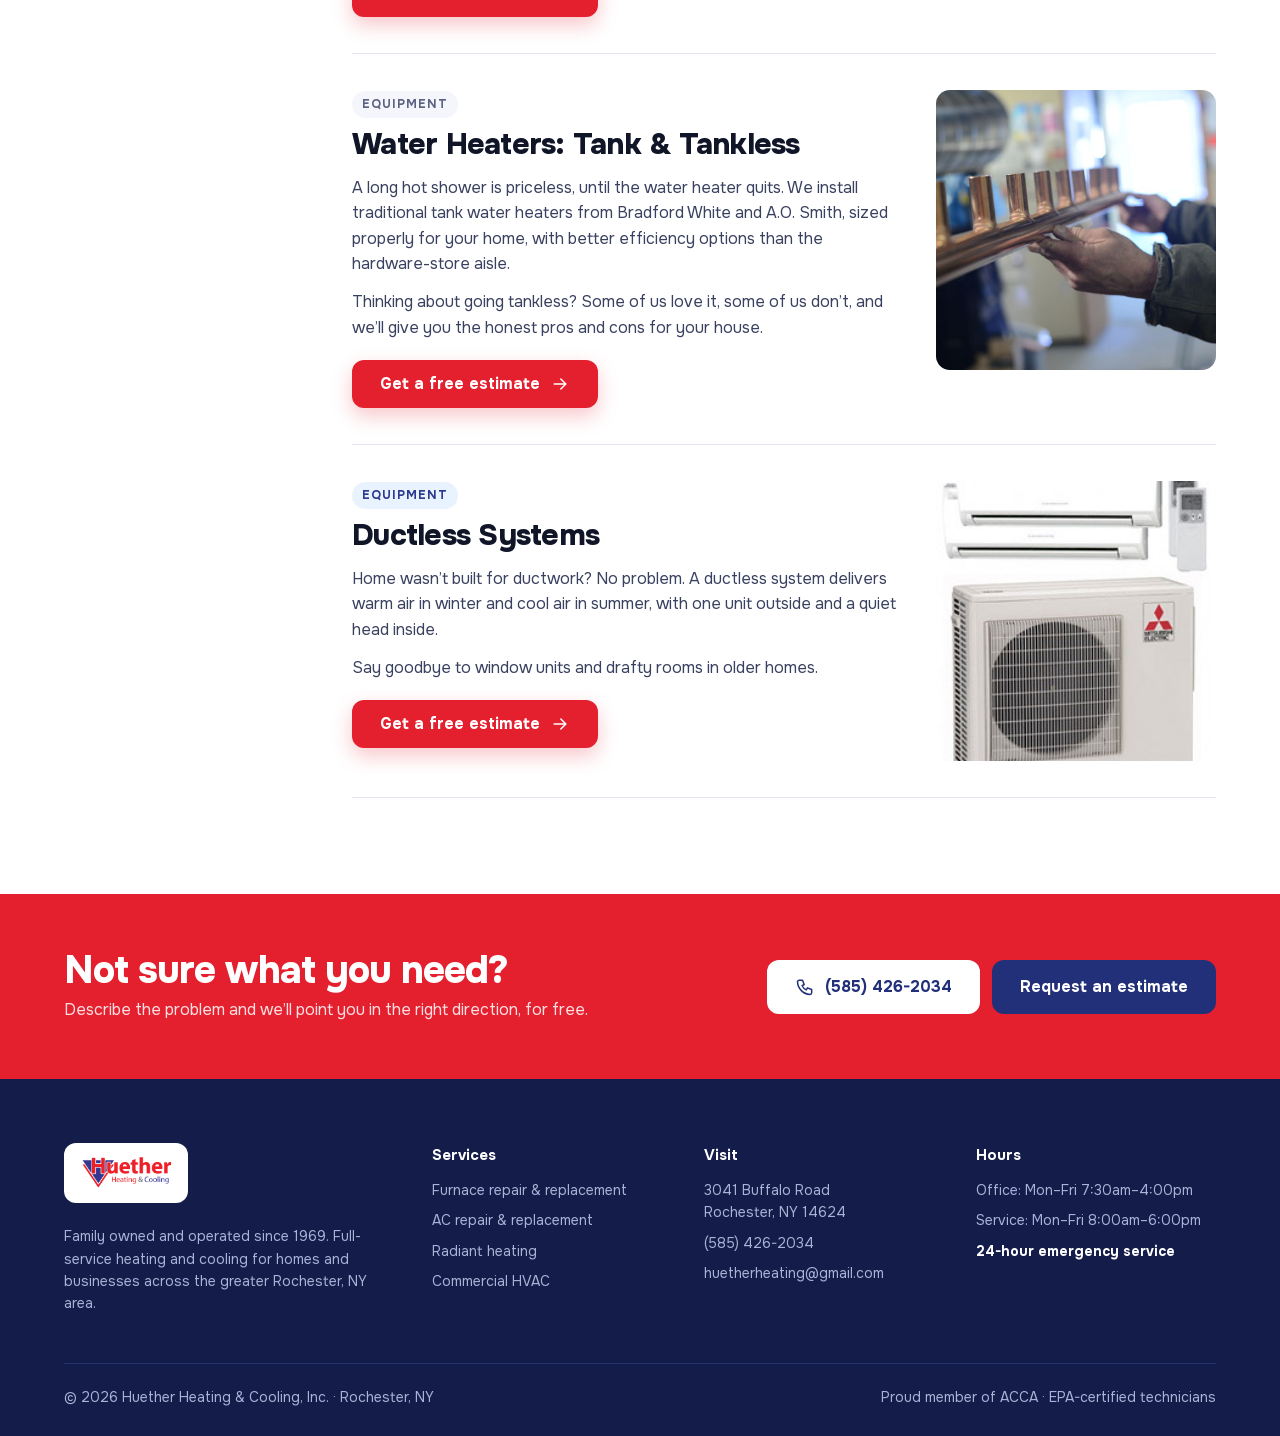
<file: services.html>
<!doctype html>
<html lang="en">
<head>
<meta charset="utf-8">
<meta name="viewport" content="width=device-width, initial-scale=1">
<title>HVAC Services in Rochester, NY | Huether Heating &amp; Cooling</title>
<meta name="description" content="Furnace and AC repair and replacement, radiant heating, boilers, water heaters, ductless systems, air filtration and commercial HVAC in the greater Rochester, NY area.">
<meta name="theme-color" content="#141c4a">
<link rel="icon" href="img/icon.png">
<link rel="preload" href="fonts/onest-latin.woff2" as="font" type="font/woff2" crossorigin>
<link rel="stylesheet" href="style.css">
<meta property="og:type" content="website"><meta property="og:site_name" content="Huether Heating &amp; Cooling"><meta property="og:locale" content="en_US">
<meta property="og:title" content="HVAC Services in Rochester, NY | Huether Heating &amp; Cooling"><meta property="og:description" content="Furnace and AC repair and replacement, radiant heating, boilers, water heaters, ductless systems, air filtration and commercial HVAC in the greater Rochester, NY area."><meta property="og:image" content="img/generations.jpg">

</head>
<body>
<svg width="0" height="0" style="position:absolute" aria-hidden="true"><symbol id="phone" viewBox="0 0 24 24" fill="none" stroke="currentColor" stroke-width="1.8" stroke-linecap="round" stroke-linejoin="round"><path d="M5 4h4l2 5-2.5 1.5a11 11 0 0 0 5 5L15 13l5 2v4a2 2 0 0 1-2 2A16 16 0 0 1 3 6a2 2 0 0 1 2-2"/></symbol><symbol id="pin" viewBox="0 0 24 24" fill="none" stroke="currentColor" stroke-width="1.8" stroke-linecap="round" stroke-linejoin="round"><path d="M12 21s-7-6.2-7-11.5a7 7 0 0 1 14 0C19 14.8 12 21 12 21z"/><circle cx="12" cy="9.5" r="2.5"/></symbol><symbol id="clock" viewBox="0 0 24 24" fill="none" stroke="currentColor" stroke-width="1.8" stroke-linecap="round" stroke-linejoin="round"><circle cx="12" cy="12" r="9"/><path d="M12 7v5l3 2"/></symbol><symbol id="mail" viewBox="0 0 24 24" fill="none" stroke="currentColor" stroke-width="1.8" stroke-linecap="round" stroke-linejoin="round"><rect x="3" y="5" width="18" height="14" rx="2"/><path d="m3 7 9 6 9-6"/></symbol><symbol id="arrow" viewBox="0 0 24 24" fill="none" stroke="currentColor" stroke-width="1.8" stroke-linecap="round" stroke-linejoin="round"><path d="M5 12h14M13 6l6 6-6 6"/></symbol><symbol id="check" viewBox="0 0 24 24" fill="none" stroke="currentColor" stroke-width="1.8" stroke-linecap="round" stroke-linejoin="round"><circle cx="12" cy="12" r="9.5"/><path d="m8 12.5 2.8 2.8L16.5 9.5"/></symbol><symbol id="flame" viewBox="0 0 24 24" fill="none" stroke="currentColor" stroke-width="1.8" stroke-linecap="round" stroke-linejoin="round"><path d="M12 3c1.5 3.5 5 5.2 5 10a5 5 0 0 1-10 0c0-2.4 1.2-3.8 1.2-3.8 0 1.9 1.2 3 2.4 3 0-3.8-1.1-6 1.4-9.2z"/></symbol><symbol id="snow" viewBox="0 0 24 24" fill="none" stroke="currentColor" stroke-width="1.8" stroke-linecap="round" stroke-linejoin="round"><path d="M12 2v20M4.9 6.5l14.2 11M19.1 6.5 4.9 17.5M9 4l3 2 3-2M9 20l3-2 3 2"/></symbol><symbol id="wind" viewBox="0 0 24 24" fill="none" stroke="currentColor" stroke-width="1.8" stroke-linecap="round" stroke-linejoin="round"><path d="M3 8h11a3 3 0 1 0-3-3M3 12h16a3 3 0 1 1-3 3M3 16h8"/></symbol><symbol id="wave" viewBox="0 0 24 24" fill="none" stroke="currentColor" stroke-width="1.8" stroke-linecap="round" stroke-linejoin="round"><path d="M3 17c2 0 2-2 4.5-2S10 17 12 17s2.5-2 4.5-2S19 17 21 17M3 12c2 0 2-2 4.5-2S10 12 12 12s2.5-2 4.5-2S19 12 21 12M7 3v4M12 3v4M17 3v4"/></symbol><symbol id="home" viewBox="0 0 24 24" fill="none" stroke="currentColor" stroke-width="1.8" stroke-linecap="round" stroke-linejoin="round"><path d="M3 11 12 4l9 7"/><path d="M5 10v10h14V10"/><path d="M10 20v-5h4v5"/></symbol><symbol id="build" viewBox="0 0 24 24" fill="none" stroke="currentColor" stroke-width="1.8" stroke-linecap="round" stroke-linejoin="round"><rect x="4" y="3" width="16" height="18" rx="1"/><path d="M8 7h2M14 7h2M8 11h2M14 11h2M8 15h2M14 15h2M10 21v-3h4v3"/></symbol><symbol id="shield" viewBox="0 0 24 24" fill="none" stroke="currentColor" stroke-width="1.8" stroke-linecap="round" stroke-linejoin="round"><path d="M12 3 4 6v6c0 5 3.5 8 8 9 4.5-1 8-4 8-9V6z"/><path d="m9 12 2 2 4-4"/></symbol><symbol id="tag" viewBox="0 0 24 24" fill="none" stroke="currentColor" stroke-width="1.8" stroke-linecap="round" stroke-linejoin="round"><path d="M3 12V4h8l10 10-8 8z"/><circle cx="7.5" cy="8.5" r="1.5"/></symbol><symbol id="users" viewBox="0 0 24 24" fill="none" stroke="currentColor" stroke-width="1.8" stroke-linecap="round" stroke-linejoin="round"><circle cx="9" cy="8" r="3.5"/><path d="M2 20a7 7 0 0 1 14 0M16 4.5a3.5 3.5 0 0 1 0 7M18 13.5a6 6 0 0 1 4 6"/></symbol></svg>
<div class="alert" data-cms-shared="emergency bar"><div class="wrap"><span class="dot"></span><span>No heat? 24/7 emergency service: <a href="tel:+15854262034">(585) 426-2034</a></span></div></div>
<header class="nav" data-cms-shared="header"><div class="wrap">
  <a class="logo" href="index.html" aria-label="Huether Heating &amp; Cooling – home"><img src="img/logo.png" alt="Huether Heating &amp; Cooling" width="600" height="249"></a>
  <ul class="menu"><li><a href="index.html">Home</a></li><li><a href="services.html" class="on">Services</a></li><li><a href="index.html#about">About</a></li><li><a href="index.html#reviews">Reviews</a></li><li><a href="index.html#faq">FAQ</a></li><li><a href="index.html#contact">Contact</a></li></ul>
  <div class="cta">
    <a class="phone" href="tel:+15854262034"><small>Call 24/7</small><b>(585) 426-2034</b></a>
    <a class="btn btn-red" href="index.html#estimate">Free Estimate</a>
    <button class="burger" aria-label="Menu" aria-expanded="false"><svg class="i" viewBox="0 0 24 24" fill="none" stroke="currentColor" stroke-width="2" stroke-linecap="round"><path d="M4 7h16M4 12h16M4 17h16"/></svg></button>
  </div>
</div></header>

<div class="phead"><div class="wrap">
  <div class="crumbs"><a href="index.html">Home</a> / Services</div>
  <span class="eyebrow">Residential &amp; commercial</span>
  <h1>Heating &amp; cooling services</h1>
  <p>Repair, maintenance and installation on all makes and models, from the family that’s kept Rochester comfortable since 1969.</p>
</div></div>
<div class="wrap sgrid">
  <nav class="sside" aria-label="Services"><span class="h">Services</span><a href="#furnace">Furnace Repair &amp; Replacement</a><a href="#ac">Air Conditioning Repair &amp; Replacement</a><a href="#radiant">Radiant Heating</a><a href="#fireplaces">Fireplaces &amp; Wall Heaters</a><a href="#filtration">Air Filtration</a><a href="#commercial">Commercial HVAC</a><span class="h">Equipment</span><a href="#boilers">Boilers</a><a href="#water-heaters">Water Heaters: Tank &amp; Tankless</a><a href="#ductless">Ductless Systems</a></nav>
  <div><article class="sblock rv" id="furnace"><div><span class="tag h">Heating</span><h2>Furnace Repair &amp; Replacement</h2><p>Regular maintenance of your furnace or boiler prevents unnecessary costs, not to mention the danger of going without heat in a Rochester winter. If your system runs around the clock and still doesn’t heat evenly, it may be a sign of damage or age.</p><p>Don’t wait until winter. Our technicians work quickly to find the most cost-effective, painless way to repair or replace your system. And if the heat goes out when it’s below freezing, we’re available 24/7.</p><a class="btn btn-red" href="index.html#estimate">Get a free estimate <svg class="i"><use href="#arrow"/></svg></a></div><div class="ph"><img src="img/work/furnace-cleaning.jpg" alt="Furnace Repair &amp; Replacement" loading="lazy"></div></article><article class="sblock rv" id="ac"><div><span class="tag c">Cooling</span><h2>Air Conditioning Repair &amp; Replacement</h2><p>We work on all HVAC makes and models and take the time to do it right, at the lowest expense and inconvenience to you.</p><p>Every visit starts with a full diagnostic. We check for leaks, cracks, duct and mold issues and the thermostat battery, clean the coils, recharge refrigerant and lubricate moving parts. If we find something serious, we walk you through repair versus replacement.</p><a class="btn btn-red" href="index.html#estimate">Get a free estimate <svg class="i"><use href="#arrow"/></svg></a></div><div class="ph"><img src="img/work/thermostat.jpg" alt="Air Conditioning Repair &amp; Replacement" loading="lazy"></div></article><article class="sblock rv" id="radiant"><div><span class="tag h">Heating</span><h2>Radiant Heating</h2><p>Radiant heat covers a broad range of solutions, from older homes with radiators in every room to new builds where we heat the concrete slab.</p><p>We do everything for radiant systems: custom manifolds, pumps and control systems that send heat where it needs to go, quickly. Ask us for a free in-home estimate.</p><a class="btn btn-red" href="index.html#estimate">Get a free estimate <svg class="i"><use href="#arrow"/></svg></a></div><div class="ph"><img src="img/work/radiant-manifold.jpg" alt="Radiant Heating" loading="lazy"></div></article><article class="sblock rv" id="fireplaces"><div><span class="tag h">Heating</span><h2>Fireplaces &amp; Wall Heaters</h2><p>Wall-mounted zone heaters hook into your natural gas line and deliver heat to the rooms that need it most.</p><p>Love a warm hearth but not the wood, the ashes, the smoke smell and the annual chimney cleaning? A gas fireplace insert gives you the fire without the work.</p><a class="btn btn-red" href="index.html#estimate">Get a free estimate <svg class="i"><use href="#arrow"/></svg></a></div><div class="ph"><img src="img/work/zone-controls.jpg" alt="Fireplaces &amp; Wall Heaters" loading="lazy"></div></article><article class="sblock rv" id="filtration"><div><span class="tag c">Indoor air</span><h2>Air Filtration</h2><p>The EPA lists indoor air among the top five environmental risks to your health. Your home’s air can carry pollen, dust, pet dander, dust mites, mold spores, bacteria and viruses.</p><p>Good filtration removes them. We’ll show you which filtration and duct-cleaning options fit your home.</p><a class="btn btn-red" href="index.html#estimate">Get a free estimate <svg class="i"><use href="#arrow"/></svg></a></div><div class="ph"><img src="img/work/duct-cleaning.jpg" alt="Air Filtration" loading="lazy"></div></article><article class="sblock rv" id="commercial"><div><span class="tag b">Commercial</span><h2>Commercial HVAC</h2>
<p>After 50+ years we’ve built a level of know-how and customization you won’t find elsewhere. Responsive break/fix service and installs. No commercial project is too big or too small.</p>
<ul><li>Air conditioning repair &amp; replacement</li><li>Air duct cleaning &amp; air filtration</li><li>Energy audits</li><li>Furnace repair &amp; replacement</li></ul>
<p style="margin-top:14px"><b>Industries we serve:</b> manufacturing, warehousing, medical, commercial office and multi-family residential.</p>
<a class="btn btn-navy" href="index.html#contact">Talk to us about your building <svg class="i"><use href="#arrow"/></svg></a></div><div class="ph"><img src="img/work/zone-controls.jpg" alt="Commercial HVAC controls" loading="lazy"></div></article><article class="sblock rv" id="boilers"><div><span class="tag h">Equipment</span><h2>Boilers</h2><p>A boiler produces hot water or steam that heats your home through radiators, baseboards or tubing in the floor. Choosing the right boiler means it will last you a very long time, and that’s where we come in.</p><p>Today’s boilers range from floor models to wall-mounted and modular units for cleaner installations. We sell and support Weil-McLain and Dunkirk boilers.</p><a class="btn btn-red" href="index.html#estimate">Get a free estimate <svg class="i"><use href="#arrow"/></svg></a></div><div class="ph"><img src="img/work/boiler-install.jpg" alt="Boilers" loading="lazy"></div></article><article class="sblock rv" id="water-heaters"><div><span class="tag b">Equipment</span><h2>Water Heaters: Tank &amp; Tankless</h2><p>A long hot shower is priceless, until the water heater quits. We install traditional tank water heaters from Bradford White and A.O. Smith, sized properly for your home, with better efficiency options than the hardware-store aisle.</p><p>Thinking about going tankless? Some of us love it, some of us don’t, and we’ll give you the honest pros and cons for your house.</p><a class="btn btn-red" href="index.html#estimate">Get a free estimate <svg class="i"><use href="#arrow"/></svg></a></div><div class="ph"><img src="img/work/copper-manifold.jpg" alt="Water Heaters: Tank &amp; Tankless" loading="lazy"></div></article><article class="sblock rv" id="ductless"><div><span class="tag c">Equipment</span><h2>Ductless Systems</h2><p>Home wasn’t built for ductwork? No problem. A ductless system delivers warm air in winter and cool air in summer, with one unit outside and a quiet head inside.</p><p>Say goodbye to window units and drafty rooms in older homes.</p><a class="btn btn-red" href="index.html#estimate">Get a free estimate <svg class="i"><use href="#arrow"/></svg></a></div><div class="ph"><img src="img/work/ductless.jpg" alt="Ductless Systems" loading="lazy"></div></article></div>
</div>
<div class="band"><div class="wrap">
  <div><h2>Not sure what you need?</h2><p>Describe the problem and we’ll point you in the right direction, for free.</p></div>
  <div class="acts"><a class="btn btn-white" href="tel:+15854262034"><svg class="i"><use href="#phone"/></svg>(585) 426-2034</a><a class="btn btn-navy" href="index.html#estimate">Request an estimate</a></div>
</div></div>
<footer data-cms-shared="footer"><div class="wrap">
  <div>
    <span class="flogo"><img src="img/logo.png" alt="Huether Heating &amp; Cooling" width="600" height="249"></span>
    <p>Family owned and operated since 1969. Full-service heating and cooling for homes and businesses across the greater Rochester, NY area.</p>
  </div>
  <div><h4>Services</h4><ul>
    <li><a href="services.html#furnace">Furnace repair &amp; replacement</a></li>
    <li><a href="services.html#ac">AC repair &amp; replacement</a></li>
    <li><a href="services.html#radiant">Radiant heating</a></li>
    <li><a href="services.html#commercial">Commercial HVAC</a></li>
  </ul></div>
  <div><h4>Visit</h4><ul>
    <li><a href="https://www.google.com/maps/search/?api=1&query=Huether+Heating+%26+Cooling+3041+Buffalo+Road+Rochester+NY+14624" target="_blank" rel="noopener">3041 Buffalo Road<br>Rochester, NY 14624</a></li>
    <li><a href="tel:+15854262034">(585) 426-2034</a></li>
    <li><a href="mailto:huetherheating@gmail.com">huetherheating@gmail.com</a></li>
  </ul></div>
  <div><h4>Hours</h4><ul>
    <li>Office: Mon–Fri 7:30am–4:00pm</li>
    <li>Service: Mon–Fri 8:00am–6:00pm</li>
    <li><b style="color:#fff">24-hour emergency service</b></li>
  </ul></div>
  <div class="bot"><span>© 2026 Huether Heating &amp; Cooling, Inc. · Rochester, NY</span><span>Proud member of ACCA · EPA-certified technicians</span></div>
</div></footer>
<div class="fab" data-cms-shared="mobile buttons"><a class="btn btn-red" href="tel:+15854262034"><svg class="i"><use href="#phone"/></svg>Call now</a><a class="btn btn-navy" href="index.html#estimate">Free estimate</a></div>
<script src="app.js"></script>
</body>
</html>
</file>
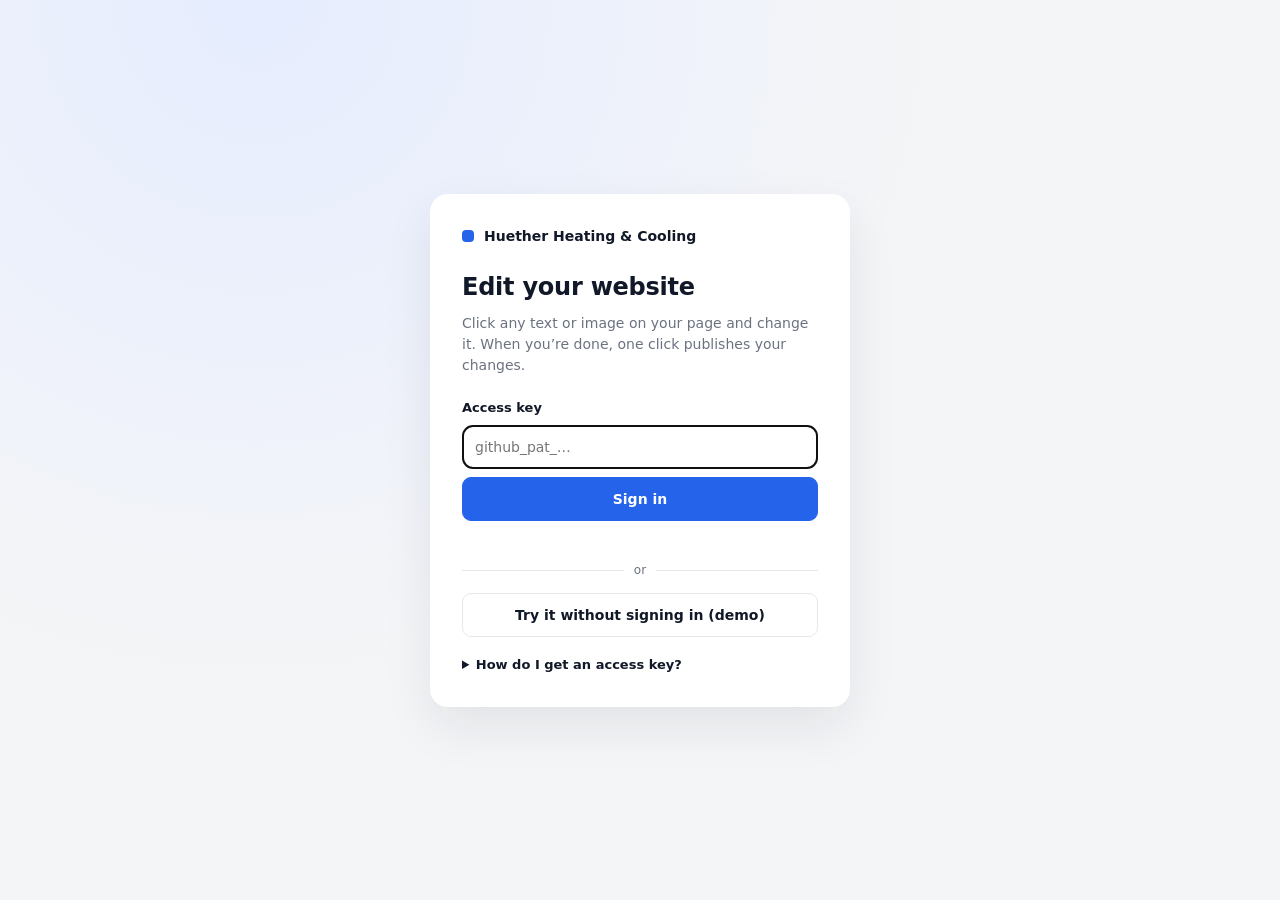
<file: uredi.html>
<!doctype html>
<html lang="hr">
<head>
<meta charset="utf-8">
<meta name="viewport" content="width=device-width, initial-scale=1">
<meta name="robots" content="noindex, nofollow">
<title>Uređivač stranice</title>
<link rel="stylesheet" href="cms/uredi.css">
</head>
<body>

<!-- PRIJAVA -->
<div class="login" id="login" hidden>
  <div class="card">
    <div class="brand"><span class="dot"></span><span id="lSite">Uređivač stranice</span></div>
    <h1>Uredite svoju stranicu</h1>
    <p>Kliknite bilo koji tekst ili sliku na stranici i promijenite ga. Kad završite, jedan klik objavljuje promjene.</p>
    <form id="lForm">
      <label for="lTok">Pristupni ključ</label>
      <input id="lTok" type="password" autocomplete="current-password" placeholder="github_pat_…" required>
      <button class="b primary" type="submit">Prijava</button>
      <p class="err" id="lErr" role="alert"></p>
    </form>
    <div class="or"><span>ili</span></div>
    <button class="b" id="lDemo" type="button">Isprobaj bez prijave (demo)</button>
    <details class="help"><summary>Kako dobiti pristupni ključ?</summary>
      <p>Pristupni ključ dobivate od svoje agencije. Ključ vrijedi samo za ovu stranicu i sprema se samo u ovom pregledniku. Na javnom ili tuđem računalu nakon rada kliknite <b>Odjava</b>.</p>
    </details>
  </div>
</div>

<!-- UREĐIVAČ -->
<div class="app" id="app" hidden>
  <header class="bar">
    <div class="brand"><span class="dot"></span><b id="siteName"></b></div>
    <nav class="tabs" id="tabs"></nav>
    <div class="grp" id="pageGrp">
      <select id="pageSel" aria-label="Stranica"></select>
      <div class="seg" role="group" aria-label="Prikaz">
        <button class="ib on" data-dev="d" title="Računalo"><svg viewBox="0 0 24 24"><rect x="3" y="4" width="18" height="12" rx="2"/><path d="M8 20h8M12 16v4"/></svg></button>
        <button class="ib" data-dev="m" title="Mobitel"><svg viewBox="0 0 24 24"><rect x="7" y="2" width="10" height="20" rx="2"/><path d="M11 18h2"/></svg></button>
      </div>
      <button class="ib" id="undo" title="Poništi (Ctrl+Z)" disabled><svg viewBox="0 0 24 24"><path d="M9 14 4 9l5-5"/><path d="M4 9h10a6 6 0 0 1 0 12h-3"/></svg></button>
      <button class="ib" id="redo" title="Ponovi (Ctrl+Shift+Z)" disabled><svg viewBox="0 0 24 24"><path d="m15 14 5-5-5-5"/><path d="M20 9H10a6 6 0 0 0 0 12h3"/></svg></button>
    </div>
    <div class="sp"></div>
    <span class="pill" id="pill">Učitavanje…</span>
    <button class="b primary" id="save" disabled>Spremi i objavi</button>
    <div class="menu">
      <button class="ib" id="menuBtn" title="Više"><svg viewBox="0 0 24 24"><circle cx="5" cy="12" r="1.5"/><circle cx="12" cy="12" r="1.5"/><circle cx="19" cy="12" r="1.5"/></svg></button>
      <div class="drop" id="drop" hidden>
        <a id="viewLive" target="_blank" rel="noopener">Otvori objavljenu stranicu</a>
        <button id="histBtn">Povijest izmjena</button>
        <button id="logout">Odjava</button>
      </div>
    </div>
  </header>
  <main class="main">
    <div class="stage" id="stage"><div class="frame-wrap" id="fw"><iframe id="frame" title="Pregled stranice"></iframe></div></div>
    <aside class="panel" id="panel"></aside>
  </main>
  <div class="demo-bar" id="demoBar" hidden>Demo način: izmjene možete isprobati, ali se ne spremaju. <a href="#" id="toLogin">Prijava</a></div>
</div>

<div class="modal" id="modal" hidden><div class="mbox"><h3 id="mT"></h3><p id="mP"></p><div class="mact" id="mA"></div></div></div>
<div class="toast" id="toast" role="status"></div>
<input type="file" id="file" accept="image/*" hidden>

<script src="cms/config.js"></script>
<script src="cms/i18n.js"></script>
<script src="cms/gh.js"></script>
<script src="cms/uredi.js"></script>
<script src="cms/vozila.js"></script>
</body>
</html>
</file>
<file: style.css>
/* Huether Heating & Cooling – redesign 2026 */
@font-face{font-family:Onest;src:url(fonts/onest-latin.woff2) format("woff2");font-weight:100 900;font-display:swap;unicode-range:U+0000-00FF,U+0131,U+0152-0153,U+02BB-02BC,U+02C6,U+02DA,U+02DC,U+2000-206F,U+2074,U+20AC,U+2122,U+2191,U+2193,U+2212,U+2215,U+FEFF,U+FFFD}
@font-face{font-family:Onest;src:url(fonts/onest-latin-ext.woff2) format("woff2");font-weight:100 900;font-display:swap;unicode-range:U+0100-02AF,U+0304,U+0308,U+0329,U+1E00-1E9F,U+1EF2-1EFF,U+2020,U+20A0-20AB,U+20AD-20C0,U+2113,U+2C60-2C7F,U+A720-A7FF}

:root{
  --navy:#22307a; --navy2:#2b3990; --deep:#141c4a; --red:#e4202f; --red2:#c41522; --ink:#101528; --mute:#5c6380;
  --line:#e2e5f0; --bg:#f5f6fb; --ice:#e9f3ff; --flame:#fff1ef; --white:#fff; --ok:#16a34a;
  --r:14px; --wrap:1200px;
}
*{box-sizing:border-box;margin:0;padding:0}
html{scroll-behavior:smooth;-webkit-text-size-adjust:100%;scroll-padding-top:96px}
body{font:400 16px/1.6 Onest,system-ui,-apple-system,sans-serif;color:var(--ink);background:#fff;overflow-x:hidden}
img{max-width:100%;height:auto;display:block}
a{color:inherit;text-decoration:none}
button,input,select,textarea{font:inherit;color:inherit}
.wrap{max-width:var(--wrap);margin:0 auto;padding:0 24px}
.i{width:20px;height:20px;flex:none}
h1,h2,h3{line-height:1.08;letter-spacing:-.025em;font-weight:800}
h2{font-size:clamp(30px,3.6vw,46px)}
h2 em,h1 em{font-style:normal;color:var(--red)}
section{padding:96px 0}
.eyebrow{display:inline-flex;align-items:center;gap:10px;font-size:13px;font-weight:700;letter-spacing:.12em;text-transform:uppercase;color:var(--red)}
.eyebrow:before{content:"";width:24px;height:3px;border-radius:2px;background:currentColor}
.lead{font-size:18px;color:#3a4160;max-width:620px}
.mute{color:var(--mute)}
.sh{display:flex;justify-content:space-between;align-items:flex-end;gap:24px;margin-bottom:44px}
.sh h2{margin-top:14px}.sh p{margin-top:12px}

/* buttons */
.btn{display:inline-flex;align-items:center;justify-content:center;gap:10px;height:54px;padding:0 26px;border-radius:12px;font-weight:700;font-size:16px;border:2px solid transparent;cursor:pointer;transition:.2s;white-space:nowrap}
.btn-red{background:var(--red);color:#fff;box-shadow:0 8px 20px rgba(228,32,47,.25)}.btn-red:hover{background:var(--red2)}
.btn-navy{background:var(--navy);color:#fff}.btn-navy:hover{background:var(--deep)}
.btn-white{background:#fff;color:var(--navy)}.btn-white:hover{background:var(--ice)}
.btn-line{border-color:var(--line);background:#fff;color:var(--navy)}.btn-line:hover{border-color:var(--navy)}
.more{display:inline-flex;align-items:center;gap:8px;font-weight:700;color:var(--navy2)}
.more:hover{gap:12px}

/* emergency bar + nav */
.alert{background:var(--red);color:#fff;font-size:14px;font-weight:600}
.alert .wrap{display:flex;align-items:center;justify-content:center;gap:10px;height:40px;text-align:center}
.alert a{text-decoration:underline;text-underline-offset:3px}
.alert .dot{width:8px;height:8px;border-radius:50%;background:#fff;box-shadow:0 0 0 0 rgba(255,255,255,.7);animation:pulse 2s infinite}
@keyframes pulse{0%{box-shadow:0 0 0 0 rgba(255,255,255,.7)}70%{box-shadow:0 0 0 10px rgba(255,255,255,0)}100%{box-shadow:0 0 0 0 rgba(255,255,255,0)}}
.nav{position:sticky;top:0;z-index:50;background:rgba(255,255,255,.96);backdrop-filter:blur(10px);-webkit-backdrop-filter:blur(10px);border-bottom:1px solid var(--line)}
.nav .wrap{display:flex;align-items:center;gap:28px;height:80px}
.logo img{height:50px;width:auto}
.menu{display:flex;gap:2px;list-style:none;margin-left:auto}
.menu a{display:block;padding:10px 14px;border-radius:10px;font-weight:600;font-size:15px;color:#2c3352;white-space:nowrap}
.menu a:hover,.menu a.on{background:var(--bg);color:var(--navy)}
.nav .cta{display:flex;gap:12px;align-items:center}
.nav .phone{display:flex;flex-direction:column;line-height:1.15;text-align:right}
.nav .phone small{font-size:11px;font-weight:700;letter-spacing:.08em;text-transform:uppercase;color:var(--mute)}
.nav .phone b{font-size:19px;color:var(--navy)}
.nav .btn{height:48px;padding:0 20px;font-size:15px}
.burger{display:none;width:46px;height:46px;border-radius:12px;border:1px solid var(--line);background:#fff;place-items:center;cursor:pointer}

/* hero */
.hero{position:relative;background:var(--deep);color:#fff;overflow:hidden;padding:0}
.hero:before{content:"";position:absolute;right:-180px;top:-120px;width:720px;height:720px;background:url(img/icon.png) center/contain no-repeat;opacity:.06}
.hero:after{content:"";position:absolute;inset:auto 0 0 0;height:6px;background:linear-gradient(90deg,var(--red) 0 50%,var(--navy2) 50% 100%)}
.hero .wrap{position:relative;display:grid;grid-template-columns:1.15fr .85fr;gap:56px;align-items:center;padding-top:72px;padding-bottom:84px}
.hero .eyebrow{color:#ff8a92}
.hero h1{font-size:clamp(38px,5.2vw,64px);margin:18px 0 20px}
.hero h1 em{color:#ff5a66}
.hero p.lead{color:#cdd3ef}
.hero .acts{display:flex;gap:12px;flex-wrap:wrap;margin-top:30px}
.trust{display:flex;flex-wrap:wrap;gap:10px 22px;margin-top:34px;font-size:14px;color:#cdd3ef}
.trust span{display:inline-flex;align-items:center;gap:8px}
.trust .i{color:#5ee08b;width:18px;height:18px}
.est{background:#fff;color:var(--ink);border-radius:18px;padding:30px;box-shadow:0 30px 60px rgba(0,0,0,.3)}
.est h2{font-size:26px}
.est p.s{color:var(--mute);font-size:14px;margin:6px 0 18px}
.fr{display:grid;grid-template-columns:1fr 1fr;gap:12px}
.fi{display:flex;flex-direction:column;gap:6px;margin-bottom:12px}
.fi label{font-size:13px;font-weight:700;color:#2c3352}
.fi input,.fi select,.fi textarea{border:1px solid var(--line);border-radius:10px;padding:12px 14px;background:#fff;outline:0;font-size:15px;width:100%}
.fi input:focus,.fi select:focus,.fi textarea:focus{border-color:var(--navy2);box-shadow:0 0 0 3px rgba(43,57,144,.12)}
.fi textarea{min-height:84px;resize:vertical}
.est .btn,.cform .btn{width:100%}
.fine{font-size:12px;color:var(--mute);margin-top:10px;text-align:center}
.ok{display:none;padding:14px;border-radius:10px;background:#e8f6ee;color:var(--ok);font-weight:600;margin-top:12px;font-size:14px}

/* proof strip */
.proof{border-bottom:1px solid var(--line)}
.proof .wrap{display:grid;grid-template-columns:repeat(4,1fr)}
.pf{display:flex;gap:14px;align-items:center;padding:26px 20px;border-right:1px solid var(--line)}
.pf:last-child{border-right:0}
.pf b{font-size:30px;font-weight:800;color:var(--navy);letter-spacing:-.03em;line-height:1}
.pf span{font-size:14px;color:var(--mute);line-height:1.3}
.pf img{width:52px;height:52px}

/* services */
.svcs{display:grid;grid-template-columns:repeat(3,1fr);gap:18px}
.svc{position:relative;border:1px solid var(--line);border-radius:var(--r);padding:28px;display:flex;flex-direction:column;background:#fff;transition:.2s}
.svc:hover{border-color:transparent;box-shadow:0 18px 44px rgba(20,28,74,.1);transform:translateY(-3px)}
.svc .ic{width:52px;height:52px;border-radius:14px;display:grid;place-items:center;margin-bottom:18px}
.svc .ic .i{width:26px;height:26px}
.svc .ic.h{background:var(--flame);color:var(--red)}
.svc .ic.c{background:var(--ice);color:var(--navy2)}
.svc h3{font-size:21px;margin-bottom:8px}
.svc p{color:var(--mute);font-size:15px;flex:1}
.svc .more{margin-top:18px}
.svc.feature{background:var(--navy);color:#fff;border-color:var(--navy)}
.svc.feature p{color:#cdd3ef}.svc.feature .more{color:#fff}
.svc.feature .ic{background:rgba(255,255,255,.12);color:#fff}

/* why */
.why{background:var(--bg)}
.why .wrap{display:grid;grid-template-columns:1fr 1fr;gap:64px;align-items:center}
.why .ph{position:relative}
.why .ph img{border-radius:18px;width:100%;aspect-ratio:4/3;object-fit:cover}
.why .ph figcaption{position:absolute;left:18px;bottom:18px;right:18px;background:rgba(255,255,255,.95);border-radius:12px;padding:14px 18px;font-size:14px;color:#2c3352}
.why .ph figcaption b{display:block;color:var(--navy);font-size:15px}
.why .badge{position:absolute;right:-18px;top:-18px;background:var(--red);color:#fff;border-radius:16px;padding:16px 20px;text-align:center;line-height:1;box-shadow:0 14px 30px rgba(228,32,47,.3)}
.why .badge b{display:block;font-size:34px;font-weight:800}
.why .badge span{font-size:12px;font-weight:700;letter-spacing:.08em;text-transform:uppercase}
.why h2{margin:14px 0 18px}
.why p+p{margin-top:14px}
.points{display:grid;grid-template-columns:1fr 1fr;gap:16px;margin-top:28px}
.point{background:#fff;border-radius:12px;padding:18px}
.point b{display:flex;gap:10px;align-items:center;font-size:16px;margin-bottom:4px}
.point b .i{color:var(--red)}
.point span{font-size:14px;color:var(--mute)}

/* brands */
.brands{display:flex;flex-wrap:wrap;gap:10px;justify-content:center;margin-top:8px}
.brands span{border:1px solid var(--line);border-radius:999px;padding:10px 18px;font-weight:700;color:#2c3352;background:#fff}

/* reviews */
.revs{columns:3;column-gap:18px}
.rev{break-inside:avoid;background:#fff;border:1px solid var(--line);border-radius:var(--r);padding:24px;margin-bottom:18px}
.rev .q{color:var(--red);font-size:44px;line-height:.6;font-weight:800;display:block;margin-bottom:10px}
.rev p{color:#2c3352}
.rev cite{display:block;margin-top:14px;font-style:normal;font-weight:700;font-size:14px;color:var(--navy)}

/* work */
.work{display:grid;grid-template-columns:repeat(4,1fr);grid-auto-rows:220px;gap:12px}
.work figure{position:relative;border-radius:12px;overflow:hidden;background:var(--bg)}
.work img{width:100%;height:100%;object-fit:cover}
.work figure.t{grid-row:span 2}
.work figcaption{position:absolute;left:10px;bottom:10px;background:rgba(16,21,40,.8);color:#fff;font-size:13px;font-weight:600;padding:6px 10px;border-radius:8px}

/* team */
.team-sec{background:var(--bg)}
.team{display:grid;grid-template-columns:repeat(5,1fr);gap:18px}
.tm{background:#fff;border-radius:var(--r);padding:22px;text-align:center}
.tm img{width:112px;height:112px;border-radius:50%;object-fit:cover;margin:0 auto 14px;border:4px solid var(--bg)}
.tm h3{font-size:18px}
.tm .role{font-size:13px;color:var(--mute)}
.tm .nick{display:inline-block;margin:10px 0;background:var(--flame);color:var(--red2);font-weight:700;font-size:12px;border-radius:999px;padding:4px 10px}
.tm p{font-size:14px;color:#3a4160}

/* faq */
.faq .wrap{display:grid;grid-template-columns:.85fr 1.15fr;gap:56px}
details{border-bottom:1px solid var(--line)}
summary{list-style:none;display:flex;justify-content:space-between;gap:20px;padding:22px 0;font-weight:700;font-size:17px;cursor:pointer}
summary::-webkit-details-marker{display:none}
summary:after{content:"+";font-size:26px;line-height:1;color:var(--red);transition:.2s}
details[open] summary:after{transform:rotate(45deg)}
details p{padding:0 0 22px;color:#3a4160;max-width:640px}

/* cta band */
.band{background:var(--red);color:#fff;padding:56px 0}
.band .wrap{display:flex;justify-content:space-between;align-items:center;gap:24px;flex-wrap:wrap}
.band h2{font-size:clamp(26px,3vw,38px)}
.band p{color:#ffe1e3;margin-top:6px}
.band .acts{display:flex;gap:12px;flex-wrap:wrap}

/* contact */
.contact .wrap{display:grid;grid-template-columns:1fr 1.05fr;gap:56px}
.cards{display:grid;gap:12px;margin-top:28px}
.cards a,.cards div{display:flex;gap:16px;align-items:center;padding:18px 20px;border:1px solid var(--line);border-radius:12px}
.cards a:hover{border-color:var(--navy2)}
.cards .ic{width:46px;height:46px;border-radius:12px;background:var(--ice);color:var(--navy2);display:grid;place-items:center;flex:none}
.cards small{display:block;font-size:12px;font-weight:700;letter-spacing:.08em;text-transform:uppercase;color:var(--mute)}
.cards b{font-size:17px}
.cform{background:var(--bg);border-radius:18px;padding:32px}
.cform h3{font-size:24px}
.cform p.s{color:var(--mute);font-size:14px;margin:6px 0 18px}

/* footer */
footer{background:var(--deep);color:#aab2d6;font-size:14px;padding:64px 0 28px}
footer .wrap{display:grid;grid-template-columns:1.4fr 1fr 1fr 1fr;gap:32px}
footer .flogo{background:#fff;border-radius:12px;padding:10px 14px;display:inline-block;margin-bottom:16px}
footer .flogo img{height:40px;width:auto}
footer h4{color:#fff;font-size:15px;margin-bottom:12px}
footer ul{list-style:none;display:grid;gap:8px}
footer a:hover{color:#fff}
footer .bot{grid-column:1/-1;border-top:1px solid #263170;padding-top:22px;margin-top:16px;display:flex;justify-content:space-between;gap:16px;flex-wrap:wrap}
.fab{display:none}

/* services page */
.phead{background:var(--deep);color:#fff;padding:64px 0 56px;position:relative;overflow:hidden}
.phead:before{content:"";position:absolute;right:-120px;top:-140px;width:520px;height:520px;background:url(img/icon.png) center/contain no-repeat;opacity:.06}
.phead .eyebrow{color:#ff8a92}
.phead h1{font-size:clamp(36px,5vw,58px);margin-top:14px;position:relative}
.phead p{color:#cdd3ef;margin-top:12px;max-width:640px;font-size:18px;position:relative}
.crumbs{font-size:14px;color:#aab2d6;margin-bottom:18px;position:relative}
.crumbs a:hover{color:#fff}
.sgrid{display:grid;grid-template-columns:240px 1fr;gap:48px;padding-top:56px;padding-bottom:96px}
.sside{position:sticky;top:110px;align-self:start;display:grid;gap:2px}
.sside .h{font-size:12px;font-weight:700;letter-spacing:.1em;text-transform:uppercase;color:var(--mute);padding:14px 12px 6px}
.sside a{padding:9px 12px;border-radius:10px;font-weight:600;color:#2c3352}
.sside a:hover{background:var(--bg)}
.sblock{display:grid;grid-template-columns:1fr 280px;gap:32px;padding:36px 0;border-bottom:1px solid var(--line)}
.sblock:first-child{padding-top:0}
.sblock h2{font-size:30px;margin:10px 0 14px}
.sblock p{color:#3a4160}
.sblock p+p{margin-top:12px}
.sblock ul{margin:14px 0 0 20px;color:#3a4160}
.sblock .ph img{border-radius:14px;width:100%;aspect-ratio:1/1;object-fit:cover}
.sblock .tag{display:inline-block;font-size:12px;font-weight:700;letter-spacing:.08em;text-transform:uppercase;border-radius:999px;padding:4px 10px}
.sblock .tag.h{background:var(--flame);color:var(--red2)}
.sblock .tag.c{background:var(--ice);color:var(--navy2)}
.sblock .tag.b{background:var(--bg);color:var(--mute)}
.sblock .btn{margin-top:20px;height:48px}

.rv{opacity:0;transform:translateY(18px);transition:opacity .6s,transform .6s}
.rv.in{opacity:1;transform:none}
@media (prefers-reduced-motion:reduce){.rv{opacity:1;transform:none;transition:none}html{scroll-behavior:auto}.alert .dot{animation:none}}

/* responsive */
@media (max-width:1120px){
  .menu{display:none}.burger{display:grid}.nav .cta{margin-left:auto}
  .menu.open{display:flex;flex-direction:column;position:absolute;top:80px;left:0;right:0;background:#fff;padding:12px 16px 20px;border-bottom:1px solid var(--line);box-shadow:0 20px 40px rgba(0,0,0,.08)}
  .menu.open a{padding:14px 16px;font-size:17px}
  .hero .wrap,.why .wrap,.faq .wrap,.contact .wrap{grid-template-columns:1fr;gap:44px}
  .svcs{grid-template-columns:1fr 1fr}
  .proof .wrap{grid-template-columns:1fr 1fr}.pf:nth-child(2){border-right:0}.pf:nth-child(-n+2){border-bottom:1px solid var(--line)}
  .team{grid-template-columns:repeat(3,1fr)}
  .revs{columns:2}
  .work{grid-template-columns:repeat(3,1fr)}
  footer .wrap{grid-template-columns:1fr 1fr}
  .sgrid{grid-template-columns:1fr}.sside{display:none}
}
@media (max-width:680px){
  .wrap{padding:0 16px}
  section{padding:64px 0}
  .alert{font-size:13px}
  .nav .wrap{height:68px;gap:12px}.logo img{height:40px}
  .nav .phone,.nav .cta .btn-red{display:none}
  .hero .wrap{padding-top:44px;padding-bottom:56px}
  .hero .btn{flex:1}
  .est{padding:22px 18px}
  .fr,.svcs,.points{grid-template-columns:1fr}
  .proof .wrap{grid-template-columns:1fr 1fr}.pf{padding:18px 12px;flex-direction:column;align-items:flex-start;gap:6px}.pf b{font-size:24px}
  .sh{flex-direction:column;align-items:flex-start}
  .why .badge{right:8px}
  .team{grid-template-columns:1fr 1fr}.tm{padding:16px}.tm img{width:84px;height:84px}
  .revs{columns:1}
  .work{grid-template-columns:1fr 1fr;grid-auto-rows:150px}
  .band .btn{flex:1}
  .cform{padding:22px 16px}
  footer .wrap{grid-template-columns:1fr}
  .sblock{grid-template-columns:1fr}.sblock .ph{order:-1}.sblock .ph img{aspect-ratio:16/9}
  .fab{display:flex;position:fixed;left:12px;right:12px;bottom:12px;z-index:60;gap:8px}
  .fab .btn{flex:1;height:54px;box-shadow:0 10px 30px rgba(0,0,0,.25)}
  body{padding-bottom:78px}
}
</file>
<file: cms/uredi.css>
/* Uređivač stranice – sučelje */
:root{--bg:#f4f5f7;--card:#fff;--ink:#111827;--mute:#6b7280;--line:#e5e7eb;--acc:#2563eb;--acc2:#1d4ed8;--ok:#16a34a;--warn:#d97706;--err:#dc2626}
*{box-sizing:border-box;margin:0;padding:0}
html,body{height:100%}
body{font:14px/1.5 system-ui,-apple-system,"Segoe UI",sans-serif;color:var(--ink);background:var(--bg)}
button,input,select,textarea{font:inherit;color:inherit}
[hidden]{display:none!important}
svg{width:18px;height:18px;fill:none;stroke:currentColor;stroke-width:1.8;stroke-linecap:round;stroke-linejoin:round;flex:none}

.b{display:inline-flex;align-items:center;justify-content:center;gap:8px;height:36px;padding:0 14px;border-radius:9px;border:1px solid var(--line);background:#fff;font-weight:600;cursor:pointer;white-space:nowrap}
.b:hover{border-color:#c7cbd1}
.b.primary{background:var(--acc);border-color:var(--acc);color:#fff}.b.primary:hover{background:var(--acc2)}
.b.primary:disabled{background:#9db6ef;border-color:#9db6ef;cursor:default}
.b.danger{color:var(--err)}.b.danger:hover{border-color:var(--err)}
.b.sm{height:32px;padding:0 10px;font-size:13px}
.ib{width:36px;height:36px;border-radius:9px;border:1px solid transparent;background:transparent;display:grid;place-items:center;cursor:pointer;color:#374151}
.ib:hover{background:#eef0f3}.ib.on{background:#e8efff;color:var(--acc)}.ib:disabled{opacity:.35;cursor:default;background:none}

/* prijava */
.login{min-height:100%;display:grid;place-items:center;padding:24px;background:radial-gradient(circle at 20% 0,#e6edff,transparent 50%),var(--bg)}
.login .card{width:100%;max-width:420px;background:#fff;border-radius:18px;padding:32px;box-shadow:0 20px 50px rgba(17,24,39,.08)}
.brand{display:flex;align-items:center;gap:10px;font-weight:700}
.dot{width:12px;height:12px;border-radius:4px;background:var(--acc)}
.login h1{font-size:24px;margin:22px 0 8px;letter-spacing:-.01em}
.login p{color:var(--mute)}
.login form{margin-top:22px;display:grid;gap:8px}
.login label{font-weight:600;font-size:13px}
.login input{height:44px;border:1px solid var(--line);border-radius:10px;padding:0 12px}
.login .b{height:44px;width:100%}
.err{color:var(--err);font-size:13px;min-height:18px}
.or{display:flex;align-items:center;gap:10px;color:var(--mute);font-size:12px;margin:14px 0}
.or:before,.or:after{content:"";flex:1;height:1px;background:var(--line)}
.help{margin-top:18px;font-size:13px;color:var(--mute)}
.help summary{cursor:pointer;font-weight:600;color:var(--ink)}
.help p{margin-top:8px}

/* aplikacija */
.app{height:100%;display:flex;flex-direction:column}
.bar{display:flex;align-items:center;gap:10px;padding:8px 12px;background:#fff;border-bottom:1px solid var(--line);flex-wrap:wrap}
.bar .brand{padding-right:6px}
.tabs{display:flex;gap:2px;background:#f1f2f4;border-radius:10px;padding:3px}
.tabs a,.tabs button{border:0;background:none;padding:6px 12px;border-radius:8px;font-weight:600;color:#4b5563;cursor:pointer;text-decoration:none}
.tabs .on{background:#fff;color:var(--ink);box-shadow:0 1px 2px rgba(0,0,0,.08)}
.grp{display:flex;align-items:center;gap:6px}
.grp select{height:36px;border:1px solid var(--line);border-radius:9px;padding:0 10px;background:#fff;font-weight:600;max-width:240px}
.seg{display:flex;background:#f1f2f4;border-radius:10px;padding:2px}
.sp{flex:1}
.pill{font-size:12px;font-weight:600;padding:6px 10px;border-radius:999px;background:#f1f2f4;color:#4b5563;white-space:nowrap}
.pill.dirty{background:#fff4e5;color:var(--warn)}
.pill.busy{background:#e8efff;color:var(--acc)}
.pill.ok{background:#e7f6ec;color:var(--ok)}
.pill.err{background:#fde8e8;color:var(--err)}
.pill a{color:inherit}
.menu{position:relative}
.drop{position:absolute;right:0;top:42px;background:#fff;border:1px solid var(--line);border-radius:12px;box-shadow:0 12px 30px rgba(0,0,0,.1);padding:6px;min-width:220px;z-index:20;display:grid}
.drop a,.drop button{display:block;text-align:left;padding:9px 12px;border-radius:8px;border:0;background:none;cursor:pointer;color:var(--ink);text-decoration:none}
.drop a:hover,.drop button:hover{background:#f3f4f6}

.main{flex:1;display:flex;min-height:0}
.stage{flex:1;overflow:auto;display:flex;justify-content:center;padding:16px;min-width:0}
.frame-wrap{width:100%;height:100%;background:#fff;border-radius:12px;overflow:hidden;box-shadow:0 1px 3px rgba(0,0,0,.08),0 10px 30px rgba(0,0,0,.05);transition:width .25s}
.frame-wrap.m{width:390px;flex:none}
#frame{width:100%;height:100%;border:0;display:block}
.panel{width:320px;flex:none;background:#fff;border-left:1px solid var(--line);overflow:auto;padding:16px}
.demo-bar{background:#fff7e6;color:#92400e;text-align:center;padding:8px;font-size:13px;border-top:1px solid #fde3b0}
.demo-bar a{color:inherit;font-weight:700}

/* panel */
.ph{font-size:11px;font-weight:700;letter-spacing:.06em;text-transform:uppercase;color:var(--mute);margin:18px 0 8px}
.ph:first-child{margin-top:0}
.crumbs{display:flex;flex-wrap:wrap;gap:4px;margin-bottom:12px}
.crumbs button{border:1px solid var(--line);background:#fff;border-radius:999px;padding:3px 9px;font-size:12px;cursor:pointer;color:#4b5563}
.crumbs button.on{background:var(--acc);border-color:var(--acc);color:#fff}
.kind{font-size:18px;font-weight:700;margin-bottom:4px}
.hint{color:var(--mute);font-size:13px;margin-bottom:12px}
.acts{display:grid;grid-template-columns:1fr 1fr;gap:6px}
.acts .b{justify-content:flex-start}
.adds{display:grid;grid-template-columns:repeat(3,1fr);gap:6px}
.adds button{display:flex;flex-direction:column;align-items:center;gap:4px;padding:10px 4px;border:1px solid var(--line);border-radius:10px;background:#fff;cursor:pointer;font-size:12px;font-weight:600}
.adds button:hover{border-color:var(--acc);color:var(--acc)}
.fmt{display:flex;gap:4px;margin-bottom:6px}
.fmt button{width:36px;height:34px;border:1px solid var(--line);border-radius:8px;background:#fff;cursor:pointer;font-weight:700}
.fld{display:grid;gap:5px;margin-bottom:10px}
.fld label{font-size:12px;font-weight:600;color:#374151}
.fld input,.fld textarea,.fld select{border:1px solid var(--line);border-radius:9px;padding:8px 10px;width:100%;background:#fff}
.fld textarea{min-height:76px;resize:vertical}
.fld small{color:var(--mute);font-size:12px}
.chkl{display:flex;gap:8px;align-items:center;font-size:13px;margin-bottom:10px}
.imgprev{width:100%;aspect-ratio:16/10;border-radius:10px;background:#f3f4f6 center/cover no-repeat;border:1px solid var(--line);margin-bottom:8px}
.quick{display:flex;flex-wrap:wrap;gap:4px;margin-top:2px}
.quick button{border:1px solid var(--line);background:#fff;border-radius:999px;padding:2px 8px;font-size:12px;cursor:pointer}
.outline{display:grid;gap:4px}
.orow{display:flex;align-items:center;gap:4px;border:1px solid var(--line);border-radius:10px;padding:4px 4px 4px 10px;cursor:pointer;background:#fff}
.orow:hover{border-color:#c7cbd1}
.orow span{flex:1;min-width:0;white-space:nowrap;overflow:hidden;text-overflow:ellipsis;font-weight:600;font-size:13px}
.orow.off span{color:#9ca3af;text-decoration:line-through}
.orow .ib{width:28px;height:28px}
.orow .ib svg{width:15px;height:15px}
.empty{color:var(--mute);text-align:center;padding:30px 10px}
.tip{background:#f3f6ff;border-radius:10px;padding:12px;color:#374151;font-size:13px;margin-bottom:14px}

.hist{display:grid;gap:6px}
.hrow{border:1px solid var(--line);border-radius:10px;padding:10px}
.hrow b{display:block;font-size:13px}
.hrow small{color:var(--mute)}
.hrow .b{margin-top:8px}

.modal{position:fixed;inset:0;background:rgba(17,24,39,.4);display:grid;place-items:center;z-index:100;padding:20px}
.mbox{background:#fff;border-radius:16px;padding:24px;max-width:440px;width:100%}
.mbox h3{font-size:18px;margin-bottom:8px}
.mbox p{color:#4b5563}
.mact{display:flex;gap:8px;justify-content:flex-end;margin-top:20px;flex-wrap:wrap}
.toast{position:fixed;left:50%;bottom:24px;transform:translateX(-50%) translateY(20px);background:#111827;color:#fff;padding:10px 16px;border-radius:10px;opacity:0;transition:.25s;pointer-events:none;z-index:200;max-width:90vw}
.toast.show{opacity:1;transform:translateX(-50%)}
.toast.err{background:var(--err)}

/* vozila (ugrađeni upravitelj) */
.vm{flex:1;overflow:auto;padding:20px}
.vm-in{max-width:1100px;margin:0 auto}
.vm-top{display:flex;gap:10px;align-items:center;margin-bottom:16px;flex-wrap:wrap}
.vm-top h2{font-size:20px;margin-right:auto}
.vm-top input{height:36px;border:1px solid var(--line);border-radius:9px;padding:0 12px;min-width:220px}
.vlist{display:grid;gap:8px}
.vrow{display:grid;grid-template-columns:96px 1fr auto auto;gap:14px;align-items:center;background:#fff;border:1px solid var(--line);border-radius:12px;padding:8px 12px 8px 8px}
.vrow img{width:96px;height:64px;object-fit:cover;border-radius:8px;background:#f3f4f6}
.vrow b{display:block}
.vrow small{color:var(--mute)}
.vrow .pr{font-weight:700;font-size:16px;white-space:nowrap}
.vform{background:#fff;border:1px solid var(--line);border-radius:14px;padding:20px}
.vgrid{display:grid;grid-template-columns:repeat(3,1fr);gap:10px 14px}
.vgrid .w2{grid-column:span 2}.vgrid .w3{grid-column:1/-1}
.vimgs{display:flex;gap:8px;flex-wrap:wrap}
.vimgs .t{position:relative;width:120px;height:84px;border-radius:8px;overflow:hidden;background:#f3f4f6}
.vimgs .t img{width:100%;height:100%;object-fit:cover}
.vimgs .t button{position:absolute;top:4px;right:4px;width:24px;height:24px;border-radius:50%;border:0;background:rgba(0,0,0,.6);color:#fff;cursor:pointer}
.vimgs .add{width:120px;height:84px;border:2px dashed var(--line);border-radius:8px;background:#fff;cursor:pointer;color:var(--mute);font-weight:600}

@media (max-width:900px){
  .panel{position:fixed;right:0;bottom:0;left:0;top:auto;width:auto;max-height:46vh;border-left:0;border-top:1px solid var(--line);box-shadow:0 -10px 30px rgba(0,0,0,.08);z-index:10}
  .stage{padding:8px 8px 46vh}
  .bar .brand b{display:none}
  .vgrid{grid-template-columns:1fr 1fr}
  .vrow{grid-template-columns:72px 1fr auto}.vrow img{width:72px;height:52px}.vrow .pr{display:none}
}
.fld{align-content:start}
.vform .quick{gap:4px 14px}.vform .chkl{white-space:nowrap}
.app.vmode #save,.app.vmode #pill{display:none}
.outline{grid-template-columns:minmax(0,1fr)}
</file>
